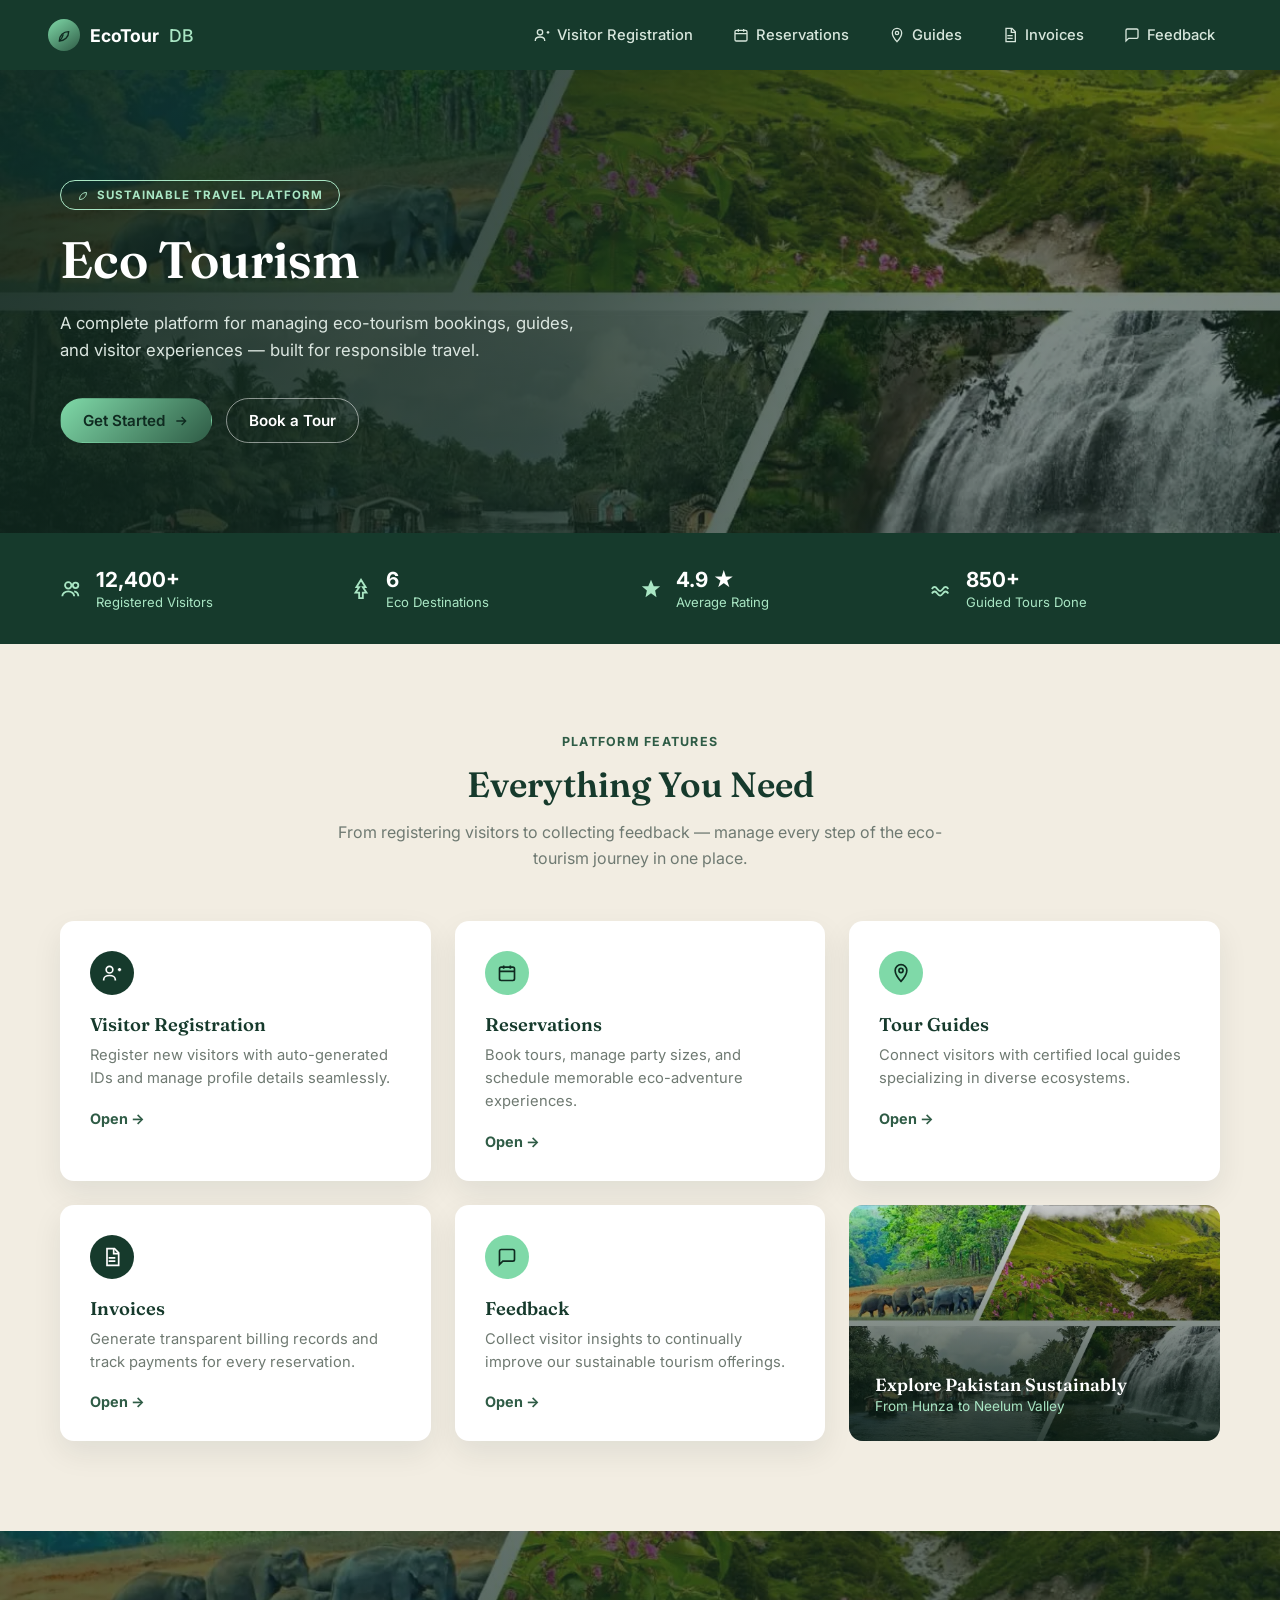
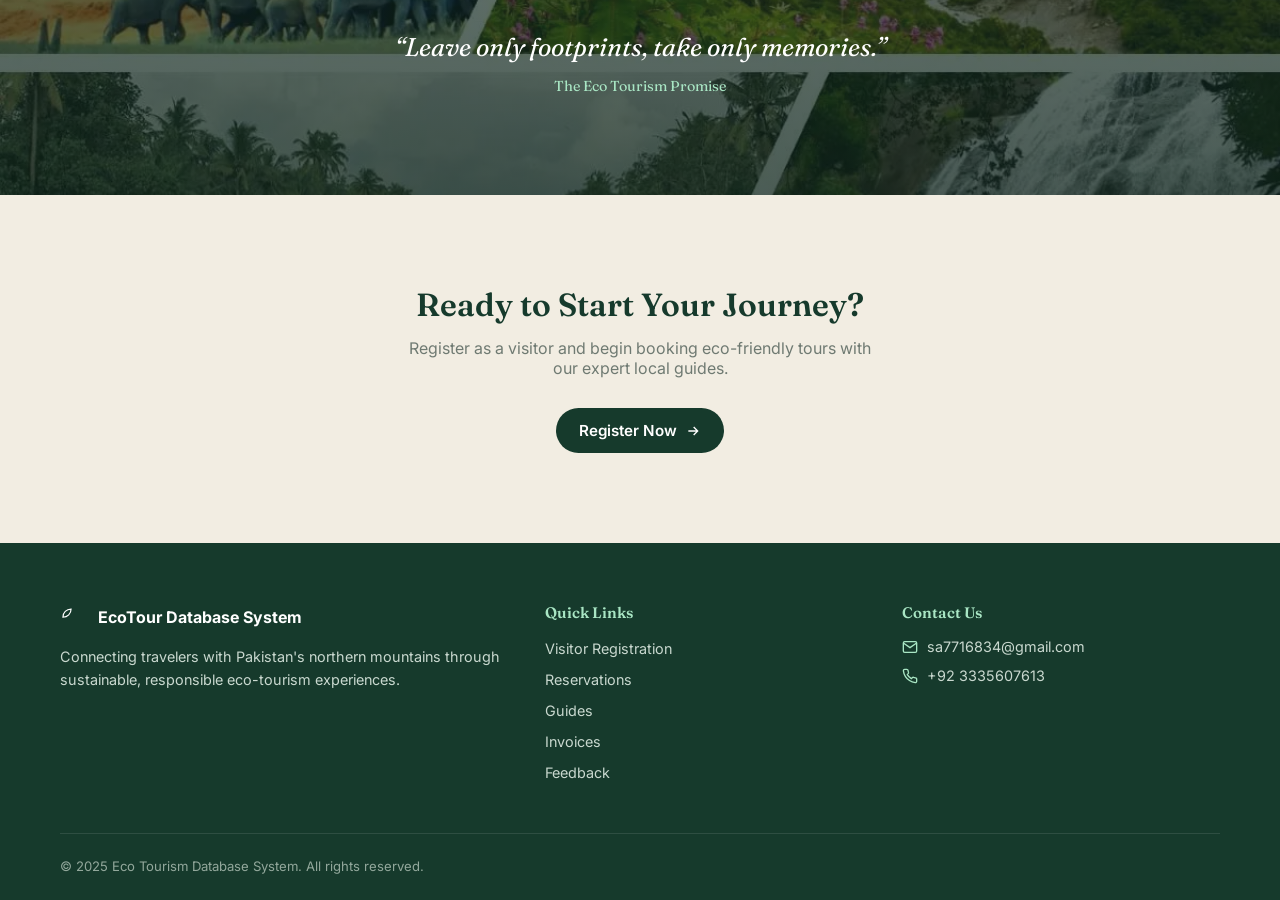
<file: index.html>
<!DOCTYPE html>
<html lang="en">
<head>
<meta charset="UTF-8">
<meta name="viewport" content="width=device-width, initial-scale=1.0">
<title>EcoTourDB — Eco Tourism</title>
<link rel="stylesheet" href="styles.css">
</head>
<body>

<!-- ===== Navbar ===== -->
<nav class="navbar">
  <a href="index.html" class="nav-logo">
    <span class="logo-mark">
      <svg width="16" height="16" viewBox="0 0 24 24" fill="none" stroke="currentColor" stroke-width="2"><path d="M5 21c0-8 6-14 14-14 0 8-6 14-14 14z"/><path d="M5 21c3-3 5-6 6-10"/></svg>
    </span>
    EcoTour<span class="db-suffix">DB</span>
  </a>
  <ul class="nav-links">
    <li><a href="visitor.html"><svg viewBox="0 0 24 24" fill="none" stroke="currentColor" stroke-width="2"><circle cx="9" cy="8" r="4"/><path d="M2 21v-1c0-3 3-5 7-5s7 2 7 5v1"/><path d="M19 8h4M21 6v4"/></svg>Visitor Registration</a></li>
    <li><a href="reservation.html"><svg viewBox="0 0 24 24" fill="none" stroke="currentColor" stroke-width="2"><rect x="3" y="5" width="18" height="16" rx="2"/><path d="M3 10h18M8 3v4M16 3v4"/></svg>Reservations</a></li>
    <li><a href="guides.html"><svg viewBox="0 0 24 24" fill="none" stroke="currentColor" stroke-width="2"><path d="M12 22s7-7.5 7-13a7 7 0 10-14 0c0 5.5 7 13 7 13z"/><circle cx="12" cy="9" r="2.5"/></svg>Guides</a></li>
    <li><a href="invoices.html"><svg viewBox="0 0 24 24" fill="none" stroke="currentColor" stroke-width="2"><path d="M6 2h9l5 5v15H6z"/><path d="M14 2v6h6M8 13h8M8 17h8"/></svg>Invoices</a></li>
    <li><a href="feedback.html"><svg viewBox="0 0 24 24" fill="none" stroke="currentColor" stroke-width="2"><path d="M21 15a2 2 0 01-2 2H7l-4 4V5a2 2 0 012-2h14a2 2 0 012 2z"/></svg>Feedback</a></li>
  </ul>
</nav>

<!-- ===== Hero ===== -->
<header class="hero" style="background-image:url('assets/Eco-Tourism.webp')">
  <div class="hero-content">
    <span class="badge-pill">
      <svg width="12" height="12" viewBox="0 0 24 24" fill="none" stroke="currentColor" stroke-width="2"><path d="M5 21c0-8 6-14 14-14 0 8-6 14-14 14z"/></svg>
      SUSTAINABLE TRAVEL PLATFORM
    </span>
    <h1>Eco Tourism<span class="mint-line">   </span></h1>
    <p class="lead">A complete platform for managing eco-tourism bookings, guides, and visitor experiences — built for responsible travel.</p>
    <div class="hero-actions">
      <a href="visitor.html" class="btn btn-solid-mint">Get Started
        <svg viewBox="0 0 24 24" fill="none" stroke="currentColor" stroke-width="2"><path d="M5 12h14M13 6l6 6-6 6"/></svg>
      </a>
      <a href="reservation.html" class="btn btn-outline-white">Book a Tour</a>
    </div>
  </div>
</header>

<!-- ===== Stats bar ===== -->
<section class="stats-bar">
  <div class="stat">
    <svg viewBox="0 0 24 24" fill="none" stroke="currentColor" stroke-width="2"><circle cx="9" cy="8" r="3.5"/><path d="M2.5 20c0-3 3-5.5 6.5-5.5s6.5 2.5 6.5 5.5"/><circle cx="17" cy="8" r="3"/><path d="M15.5 14.7c2.7.6 4.5 2.7 4.5 5.3"/></svg>
    <div><div class="stat-number">12,400+</div><div class="stat-label">Registered Visitors</div></div>
  </div>
  <div class="stat">
    <svg viewBox="0 0 24 24" fill="none" stroke="currentColor" stroke-width="2"><path d="M12 2l5 8h-3l4 6h-4v6h-4v-6H6l4-6H7z"/></svg>
    <div><div class="stat-number">6</div><div class="stat-label">Eco Destinations</div></div>
  </div>
  <div class="stat">
    <svg viewBox="0 0 24 24" fill="currentColor"><path d="M12 2l3 7h7l-5.5 4.5L18 21l-6-4.5L6 21l1.5-7.5L2 9h7z"/></svg>
    <div><div class="stat-number">4.9 ★</div><div class="stat-label">Average Rating</div></div>
  </div>
  <div class="stat">
    <svg viewBox="0 0 24 24" fill="none" stroke="currentColor" stroke-width="2"><path d="M2 12c2-3 4-3 6 0s4 3 6 0 4-3 6 0"/><path d="M2 17c2-3 4-3 6 0s4 3 6 0 4-3 6 0"/></svg>
    <div><div class="stat-number">850+</div><div class="stat-label">Guided Tours Done</div></div>
  </div>
</section>

<!-- ===== Features ===== -->
<section class="section section-cream">
  <div class="section-header">
    <span class="eyebrow">PLATFORM FEATURES</span>
    <h2>Everything You Need</h2>
    <p>From registering visitors to collecting feedback — manage every step of the eco-tourism journey in one place.</p>
  </div>
  <div class="feature-grid">
    <a href="visitor.html" class="feature-card">
      <div class="feature-icon icon-dark"><svg viewBox="0 0 24 24" fill="none" stroke="currentColor" stroke-width="2"><circle cx="9" cy="8" r="4"/><path d="M2 21v-1c0-3 3-5 7-5s7 2 7 5v1"/><path d="M19 8h4M21 6v4"/></svg></div>
      <h3>Visitor Registration</h3>
      <p>Register new visitors with auto-generated IDs and manage profile details seamlessly.</p>
      <span class="open-link">Open →</span>
    </a>
    <a href="reservation.html" class="feature-card">
      <div class="feature-icon icon-mint"><svg viewBox="0 0 24 24" fill="none" stroke="currentColor" stroke-width="2"><rect x="3" y="5" width="18" height="16" rx="2"/><path d="M3 10h18M8 3v4M16 3v4"/></svg></div>
      <h3>Reservations</h3>
      <p>Book tours, manage party sizes, and schedule memorable eco-adventure experiences.</p>
      <span class="open-link">Open →</span>
    </a>
    <a href="guides.html" class="feature-card">
      <div class="feature-icon icon-mint"><svg viewBox="0 0 24 24" fill="none" stroke="currentColor" stroke-width="2"><path d="M12 22s7-7.5 7-13a7 7 0 10-14 0c0 5.5 7 13 7 13z"/><circle cx="12" cy="9" r="2.5"/></svg></div>
      <h3>Tour Guides</h3>
      <p>Connect visitors with certified local guides specializing in diverse ecosystems.</p>
      <span class="open-link">Open →</span>
    </a>
    <a href="invoices.html" class="feature-card">
      <div class="feature-icon icon-dark"><svg viewBox="0 0 24 24" fill="none" stroke="currentColor" stroke-width="2"><path d="M6 2h9l5 5v15H6z"/><path d="M14 2v6h6M8 13h8M8 17h8"/></svg></div>
      <h3>Invoices</h3>
      <p>Generate transparent billing records and track payments for every reservation.</p>
      <span class="open-link">Open →</span>
    </a>
    <a href="feedback.html" class="feature-card">
      <div class="feature-icon icon-mint"><svg viewBox="0 0 24 24" fill="none" stroke="currentColor" stroke-width="2"><path d="M21 15a2 2 0 01-2 2H7l-4 4V5a2 2 0 012-2h14a2 2 0 012 2z"/></svg></div>
      <h3>Feedback</h3>
      <p>Collect visitor insights to continually improve our sustainable tourism offerings.</p>
      <span class="open-link">Open →</span>
    </a>
    <div class="feature-card-image" style="background-image:url('assets/Eco-Tourism.webp')">
      <div class="fci-content">
        <h3>Explore Pakistan Sustainably</h3>
        <span>From Hunza to Neelum Valley</span>
      </div>
    </div>
  </div>
</section>

<!-- ===== Quote banner ===== -->
<section class="quote-banner" style="background-image:url('assets/Eco-Tourism.webp')">
  <blockquote>
    “Leave only footprints, take only memories.”
    <span class="quote-caption">The Eco Tourism Promise</span>
  </blockquote>
</section>

<!-- ===== CTA ===== -->
<section class="cta-section section-cream">
  <h2>Ready to Start Your Journey?</h2>
  <p>Register as a visitor and begin booking eco-friendly tours with our expert local guides.</p>
  <a href="visitor.html" class="btn btn-solid-dark">Register Now
    <svg viewBox="0 0 24 24" fill="none" stroke="currentColor" stroke-width="2"><path d="M5 12h14M13 6l6 6-6 6"/></svg>
  </a>
</section>

<!-- ===== Footer ===== -->
<footer class="site-footer">
  <div class="footer-grid">
    <div class="footer-col">
      <div class="footer-brand">
        <span class="logo-mark" style="width:28px;height:28px;">
          <svg width="14" height="14" viewBox="0 0 24 24" fill="none" stroke="currentColor" stroke-width="2"><path d="M5 21c0-8 6-14 14-14 0 8-6 14-14 14z"/></svg>
        </span>
        EcoTour Database System
      </div>
      <p>Connecting travelers with Pakistan's northern mountains through sustainable, responsible eco-tourism experiences.</p>
    </div>
    <div class="footer-col">
      <h4>Quick Links</h4>
      <ul>
        <li><a href="visitor.html">Visitor Registration</a></li>
        <li><a href="reservation.html">Reservations</a></li>
        <li><a href="guides.html">Guides</a></li>
        <li><a href="invoices.html">Invoices</a></li>
        <li><a href="feedback.html">Feedback</a></li>
      </ul>
    </div>
    <div class="footer-col">
      <h4>Contact Us</h4>
      <div class="footer-contact-item"><svg viewBox="0 0 24 24" fill="none" stroke="currentColor" stroke-width="2"><rect x="2" y="4" width="20" height="16" rx="2"/><path d="M2 6l10 7 10-7"/></svg>sa7716834@gmail.com</div>
      <div class="footer-contact-item"><svg viewBox="0 0 24 24" fill="none" stroke="currentColor" stroke-width="2"><path d="M22 16.9v3a2 2 0 01-2.2 2 19.8 19.8 0 01-8.6-3.1 19.5 19.5 0 01-6-6A19.8 19.8 0 012.1 4.2 2 2 0 014.1 2h3a2 2 0 012 1.7c.1.9.3 1.8.6 2.7a2 2 0 01-.4 2.1L8 9.9a16 16 0 006 6l1.4-1.4a2 2 0 012.1-.4c.9.3 1.8.5 2.7.6a2 2 0 011.8 2.2z"/></svg>+92 3335607613</div>
    </div>
  </div>
  <div class="footer-bottom">
    <span>© 2025 Eco Tourism Database System. All rights reserved.</span>
  </div>
</footer>

</body>
</html>
</file>
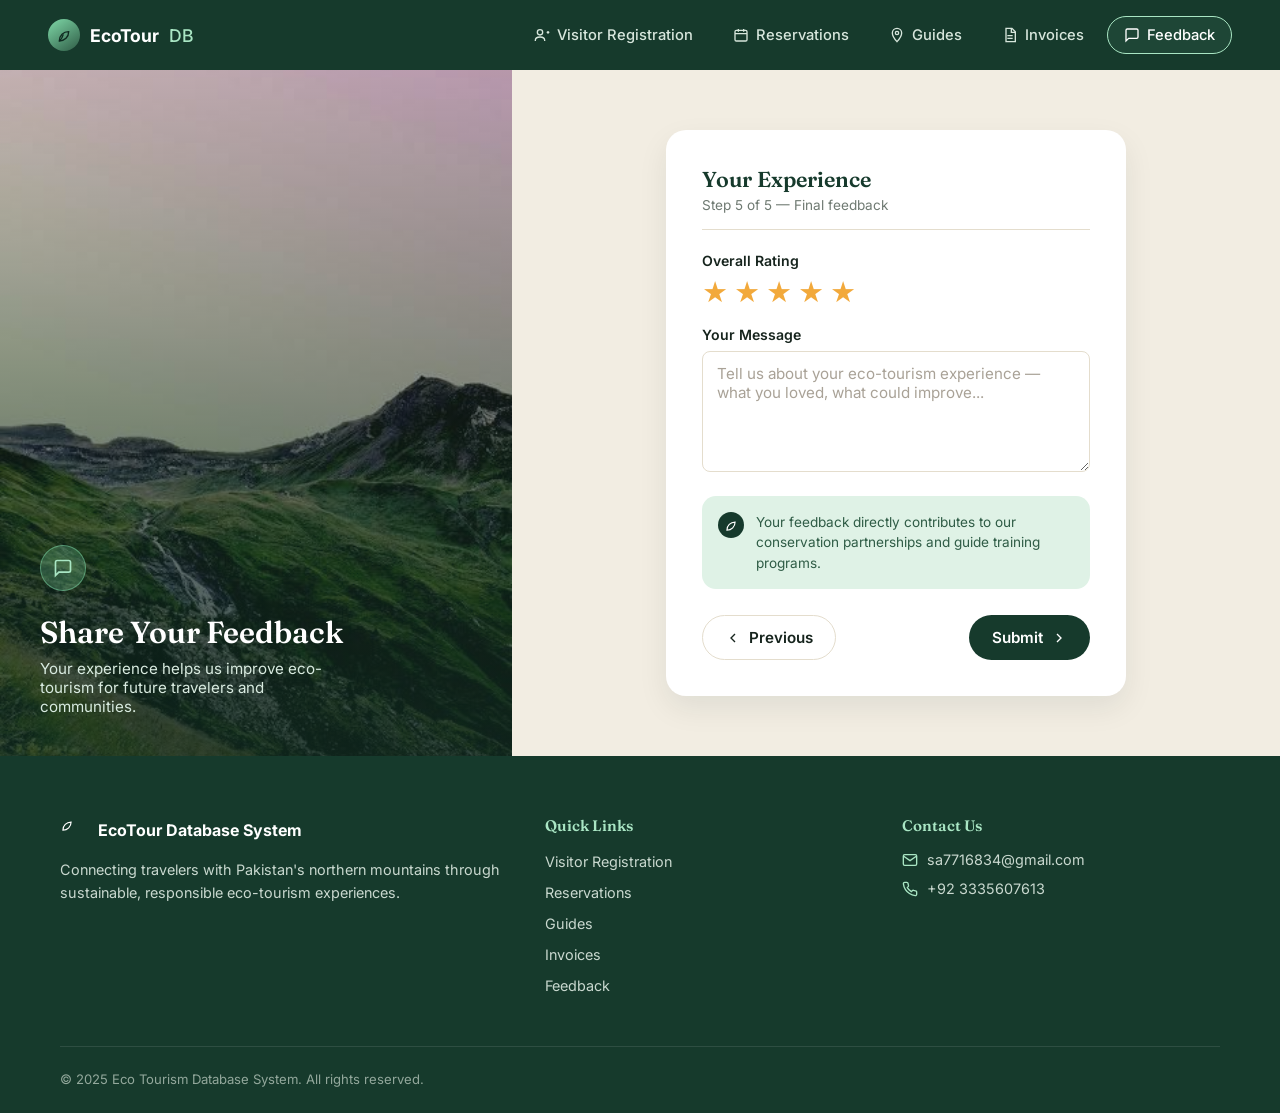
<file: feedback.html>
<!DOCTYPE html>
<html lang="en">
<head>
<meta charset="UTF-8">
<meta name="viewport" content="width=device-width, initial-scale=1.0">
<title>Feedback — EcoTourDB</title>
<link rel="stylesheet" href="styles.css">
</head>
<body>

<nav class="navbar">
  <a href="index.html" class="nav-logo">
    <span class="logo-mark"><svg width="16" height="16" viewBox="0 0 24 24" fill="none" stroke="currentColor" stroke-width="2"><path d="M5 21c0-8 6-14 14-14 0 8-6 14-14 14z"/><path d="M5 21c3-3 5-6 6-10"/></svg></span>
    EcoTour<span class="db-suffix">DB</span>
  </a>
  <ul class="nav-links">
    <li><a href="visitor.html"><svg viewBox="0 0 24 24" fill="none" stroke="currentColor" stroke-width="2"><circle cx="9" cy="8" r="4"/><path d="M2 21v-1c0-3 3-5 7-5s7 2 7 5v1"/><path d="M19 8h4M21 6v4"/></svg>Visitor Registration</a></li>
    <li><a href="reservation.html"><svg viewBox="0 0 24 24" fill="none" stroke="currentColor" stroke-width="2"><rect x="3" y="5" width="18" height="16" rx="2"/><path d="M3 10h18M8 3v4M16 3v4"/></svg>Reservations</a></li>
    <li><a href="guides.html"><svg viewBox="0 0 24 24" fill="none" stroke="currentColor" stroke-width="2"><path d="M12 22s7-7.5 7-13a7 7 0 10-14 0c0 5.5 7 13 7 13z"/><circle cx="12" cy="9" r="2.5"/></svg>Guides</a></li>
    <li><a href="invoices.html"><svg viewBox="0 0 24 24" fill="none" stroke="currentColor" stroke-width="2"><path d="M6 2h9l5 5v15H6z"/><path d="M14 2v6h6M8 13h8M8 17h8"/></svg>Invoices</a></li>
    <li><a href="feedback.html" class="active"><svg viewBox="0 0 24 24" fill="none" stroke="currentColor" stroke-width="2"><path d="M21 15a2 2 0 01-2 2H7l-4 4V5a2 2 0 012-2h14a2 2 0 012 2z"/></svg>Feedback</a></li>
  </ul>
</nav>

<div class="split-page">
  <div class="split-visual scene-hills" style="background-image:url('assets/images3.jpg')">
    <div class="visual-icon"><svg viewBox="0 0 24 24" fill="none" stroke="currentColor" stroke-width="2"><path d="M21 15a2 2 0 01-2 2H7l-4 4V5a2 2 0 012-2h14a2 2 0 012 2z"/></svg></div>
    <h1>Share Your Feedback</h1>
    <p>Your experience helps us improve eco-tourism for future travelers and communities.</p>
  </div>

  <div class="split-form">
    <div class="form-card">
      <div class="form-card-header">
        <h2>Your Experience</h2>
        <span class="step-label">Step 5 of 5 — Final feedback</span>
      </div>

      <form id="feedbackForm" onsubmit="handleSubmit(event)">
        <input type="hidden" id="feedbackID" name="feedbackID">
        <input type="hidden" id="visitorIDHidden" name="visitorID">
        <input type="hidden" id="ratingValue" value="5">

        <div class="field">
          <label>Overall Rating</label>
          <div class="star-rating" id="starRating">
            <span class="star filled" data-value="1">★</span>
            <span class="star filled" data-value="2">★</span>
            <span class="star filled" data-value="3">★</span>
            <span class="star filled" data-value="4">★</span>
            <span class="star filled" data-value="5">★</span>
          </div>
        </div>

        <div class="field">
          <label for="message">Your Message</label>
          <textarea id="message" name="message" rows="5" placeholder="Tell us about your eco-tourism experience — what you loved, what could improve..." required></textarea>
        </div>

        <div class="info-box">
          <div class="info-icon"><svg viewBox="0 0 24 24" fill="none" stroke="currentColor" stroke-width="2"><path d="M5 21c0-8 6-14 14-14 0 8-6 14-14 14z"/></svg></div>
          <p>Your feedback directly contributes to our conservation partnerships and guide training programs.</p>
        </div>

        <div class="form-actions">
          <a href="invoices.html" class="btn btn-outline-dark">
            <svg viewBox="0 0 24 24" fill="none" stroke="currentColor" stroke-width="2"><path d="M15 6l-6 6 6 6"/></svg>
            Previous
          </a>
          <button type="submit" class="btn btn-solid-dark">
            Submit
            <svg viewBox="0 0 24 24" fill="none" stroke="currentColor" stroke-width="2"><path d="M9 6l6 6-6 6"/></svg>
          </button>
        </div>
      </form>
    </div>
  </div>
</div>

<footer class="site-footer">
  <div class="footer-grid">
    <div class="footer-col">
      <div class="footer-brand">
        <span class="logo-mark" style="width:28px;height:28px;"><svg width="14" height="14" viewBox="0 0 24 24" fill="none" stroke="currentColor" stroke-width="2"><path d="M5 21c0-8 6-14 14-14 0 8-6 14-14 14z"/></svg></span>
        EcoTour Database System
      </div>
      <p>Connecting travelers with Pakistan's northern mountains through sustainable, responsible eco-tourism experiences.</p>
    </div>
    <div class="footer-col">
      <h4>Quick Links</h4>
      <ul>
        <li><a href="visitor.html">Visitor Registration</a></li>
        <li><a href="reservation.html">Reservations</a></li>
        <li><a href="guides.html">Guides</a></li>
        <li><a href="invoices.html">Invoices</a></li>
        <li><a href="feedback.html">Feedback</a></li>
      </ul>
    </div>
    <div class="footer-col">
      <h4>Contact Us</h4>
      <div class="footer-contact-item"><svg viewBox="0 0 24 24" fill="none" stroke="currentColor" stroke-width="2"><rect x="2" y="4" width="20" height="16" rx="2"/><path d="M2 6l10 7 10-7"/></svg>sa7716834@gmail.com</div>
      <div class="footer-contact-item"><svg viewBox="0 0 24 24" fill="none" stroke="currentColor" stroke-width="2"><path d="M22 16.9v3a2 2 0 01-2.2 2 19.8 19.8 0 01-8.6-3.1 19.5 19.5 0 01-6-6A19.8 19.8 0 012.1 4.2 2 2 0 014.1 2h3a2 2 0 012 1.7c.1.9.3 1.8.6 2.7a2 2 0 01-.4 2.1L8 9.9a16 16 0 006 6l1.4-1.4a2 2 0 012.1-.4c.9.3 1.8.5 2.7.6a2 2 0 011.8 2.2z"/></svg>+92 3335607613</div>
    </div>
  </div>
  <div class="footer-bottom">
    <span>© 2025 Eco Tourism Database System. All rights reserved.</span>
  </div>
</footer>

<script>
  function generateRandomID(prefix = '') {
    return prefix + Math.random().toString(36).substring(2, 8).toUpperCase();
  }

  document.getElementById("feedbackID").value = generateRandomID("FB-");
  document.getElementById("visitorIDHidden").value = sessionStorage.getItem('visitorID') || generateRandomID("VIS-");

  // Interactive star rating
  const stars = document.querySelectorAll('#starRating .star');
  const ratingInput = document.getElementById('ratingValue');

  function paintStars(value) {
    stars.forEach(s => {
      s.classList.toggle('filled', Number(s.dataset.value) <= value);
    });
  }

  stars.forEach(star => {
    star.addEventListener('click', () => {
      ratingInput.value = star.dataset.value;
      paintStars(Number(star.dataset.value));
    });
    star.addEventListener('mouseenter', () => paintStars(Number(star.dataset.value)));
  });
  document.getElementById('starRating').addEventListener('mouseleave', () => paintStars(Number(ratingInput.value)));

  function handleSubmit(event) {
    event.preventDefault();
    const feedbackID = document.getElementById("feedbackID").value;
    const visitorID = document.getElementById("visitorIDHidden").value;
    const rating = ratingInput.value;
    const message = event.target.message.value;

    sessionStorage.setItem('feedbackID', feedbackID);
    sessionStorage.setItem('feedbackRating', rating);
    sessionStorage.setItem('feedbackMessage', message);

    window.location.href = 'thankyou.html';
  }
</script>

</body>
</html>
</file>
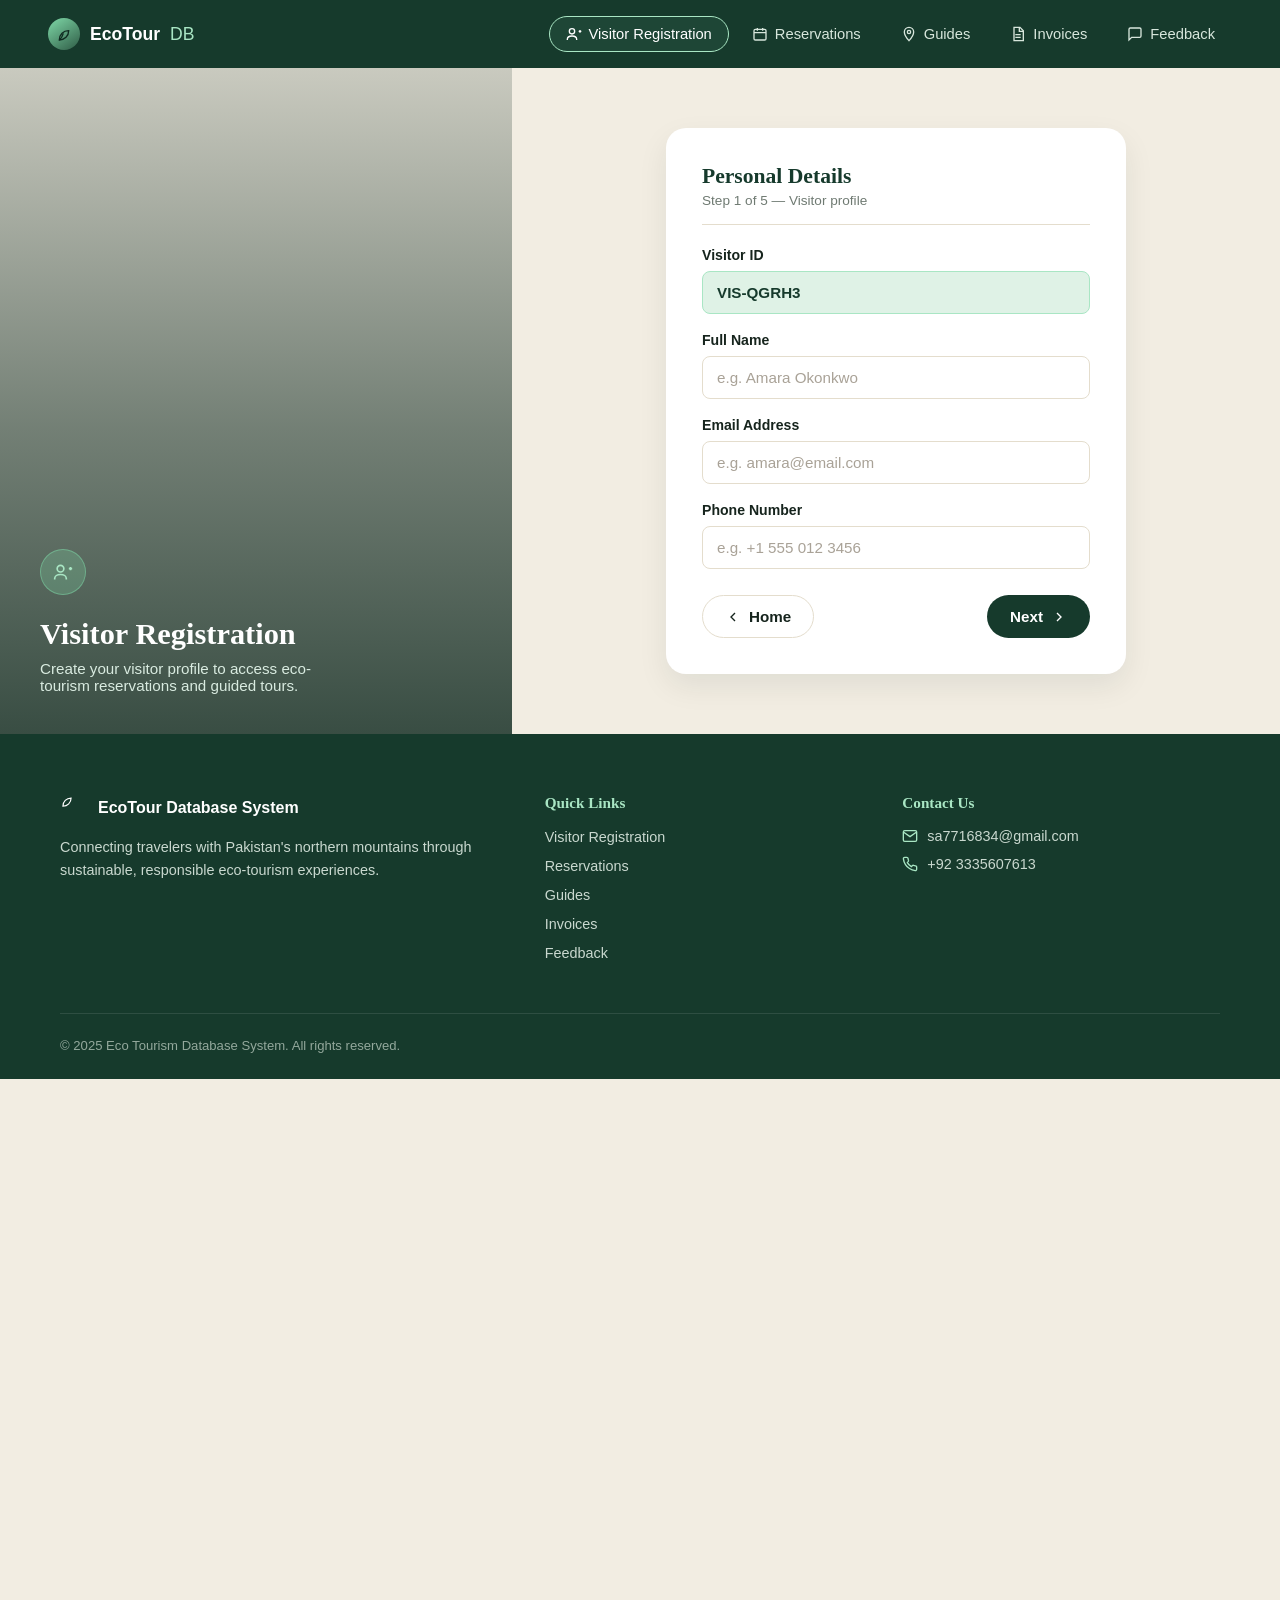
<file: guides.html>
<!DOCTYPE html>
<html lang="en">
<head>
<meta charset="UTF-8">
<meta name="viewport" content="width=device-width, initial-scale=1.0">
<title>Tour Guides — EcoTourDB</title>
<link rel="stylesheet" href="styles.css">
</head>
<body>

<nav class="navbar">
  <a href="index.html" class="nav-logo">
    <span class="logo-mark"><svg width="16" height="16" viewBox="0 0 24 24" fill="none" stroke="currentColor" stroke-width="2"><path d="M5 21c0-8 6-14 14-14 0 8-6 14-14 14z"/><path d="M5 21c3-3 5-6 6-10"/></svg></span>
    EcoTour<span class="db-suffix">DB</span>
  </a>
  <ul class="nav-links">
    <li><a href="visitor.html"><svg viewBox="0 0 24 24" fill="none" stroke="currentColor" stroke-width="2"><circle cx="9" cy="8" r="4"/><path d="M2 21v-1c0-3 3-5 7-5s7 2 7 5v1"/><path d="M19 8h4M21 6v4"/></svg>Visitor Registration</a></li>
    <li><a href="reservation.html"><svg viewBox="0 0 24 24" fill="none" stroke="currentColor" stroke-width="2"><rect x="3" y="5" width="18" height="16" rx="2"/><path d="M3 10h18M8 3v4M16 3v4"/></svg>Reservations</a></li>
    <li><a href="guides.html" class="active"><svg viewBox="0 0 24 24" fill="none" stroke="currentColor" stroke-width="2"><path d="M12 22s7-7.5 7-13a7 7 0 10-14 0c0 5.5 7 13 7 13z"/><circle cx="12" cy="9" r="2.5"/></svg>Guides</a></li>
    <li><a href="invoices.html"><svg viewBox="0 0 24 24" fill="none" stroke="currentColor" stroke-width="2"><path d="M6 2h9l5 5v15H6z"/><path d="M14 2v6h6M8 13h8M8 17h8"/></svg>Invoices</a></li>
    <li><a href="feedback.html"><svg viewBox="0 0 24 24" fill="none" stroke="currentColor" stroke-width="2"><path d="M21 15a2 2 0 01-2 2H7l-4 4V5a2 2 0 012-2h14a2 2 0 012 2z"/></svg>Feedback</a></li>
  </ul>
</nav>

<div class="split-page">
  <div class="split-visual scene-path" style="background-image:url('assets/images2.jpg')">
    <div class="visual-icon"><svg viewBox="0 0 24 24" fill="none" stroke="currentColor" stroke-width="2"><path d="M12 22s7-7.5 7-13a7 7 0 10-14 0c0 5.5 7 13 7 13z"/><circle cx="12" cy="9" r="2.5"/></svg></div>
    <h1>Tour Guide Assignment</h1>
    <p>Add your tour guide details and match visitors with certified local experts.</p>
  </div>

  <div class="split-form">
    <div class="form-card">
      <div class="form-card-header">
        <h2>Guide Information</h2>
        <span class="step-label">Step 3 of 5 — Guide profile</span>
      </div>

      <form id="guideForm" onsubmit="submitForm(event)">
        <input type="hidden" id="guideID" name="guideID">
        <div class="field">
          <label for="matchedDestination">Matched For Destination</label>
          <input type="text" id="matchedDestination" class="readonly-field" readonly>
        </div>
        <div class="field">
          <label for="guideName">Guide Name</label>
          <input type="text" id="guideName" class="readonly-field" readonly>
        </div>
        <div class="field">
          <label for="expertise">Expertise / Specialization</label>
          <input type="text" id="expertise" class="readonly-field" readonly>
        </div>
        <div class="field">
          <label for="contactInfo">Contact Info</label>
          <input type="text" id="contactInfo" class="readonly-field" readonly>
        </div>

        <div class="info-box">
          <div class="info-icon"><svg viewBox="0 0 24 24" fill="none" stroke="currentColor" stroke-width="2.5"><path d="M20 6L9 17l-5-5"/></svg></div>
          <div>
            <strong>Automatically matched for you</strong>
            <p>This guide was selected from our Certified Eco Guides Network based on your chosen destination's ecosystem.</p>
          </div>
        </div>

        <div class="form-actions">
          <a href="reservation.html" class="btn btn-outline-dark">
            <svg viewBox="0 0 24 24" fill="none" stroke="currentColor" stroke-width="2"><path d="M15 6l-6 6 6 6"/></svg>
            Previous
          </a>
          <button type="submit" class="btn btn-solid-dark">
            Next
            <svg viewBox="0 0 24 24" fill="none" stroke="currentColor" stroke-width="2"><path d="M9 6l6 6-6 6"/></svg>
          </button>
        </div>
      </form>
    </div>
  </div>
</div>

<footer class="site-footer">
  <div class="footer-grid">
    <div class="footer-col">
      <div class="footer-brand">
        <span class="logo-mark" style="width:28px;height:28px;"><svg width="14" height="14" viewBox="0 0 24 24" fill="none" stroke="currentColor" stroke-width="2"><path d="M5 21c0-8 6-14 14-14 0 8-6 14-14 14z"/></svg></span>
        EcoTour Database System
      </div>
      <p>Connecting travelers with Pakistan's northern mountains through sustainable, responsible eco-tourism experiences.</p>
    </div>
    <div class="footer-col">
      <h4>Quick Links</h4>
      <ul>
        <li><a href="visitor.html">Visitor Registration</a></li>
        <li><a href="reservation.html">Reservations</a></li>
        <li><a href="guides.html">Guides</a></li>
        <li><a href="invoices.html">Invoices</a></li>
        <li><a href="feedback.html">Feedback</a></li>
      </ul>
    </div>
    <div class="footer-col">
      <h4>Contact Us</h4>
      <div class="footer-contact-item"><svg viewBox="0 0 24 24" fill="none" stroke="currentColor" stroke-width="2"><rect x="2" y="4" width="20" height="16" rx="2"/><path d="M2 6l10 7 10-7"/></svg>sa7716834@gmail.com</div>
      <div class="footer-contact-item"><svg viewBox="0 0 24 24" fill="none" stroke="currentColor" stroke-width="2"><path d="M22 16.9v3a2 2 0 01-2.2 2 19.8 19.8 0 01-8.6-3.1 19.5 19.5 0 01-6-6A19.8 19.8 0 012.1 4.2 2 2 0 014.1 2h3a2 2 0 012 1.7c.1.9.3 1.8.6 2.7a2 2 0 01-.4 2.1L8 9.9a16 16 0 006 6l1.4-1.4a2 2 0 012.1-.4c.9.3 1.8.5 2.7.6a2 2 0 011.8 2.2z"/></svg>+92 3335607613</div>
    </div>
  </div>
  <div class="footer-bottom">
    <span>© 2025 Eco Tourism Database System. All rights reserved.</span>
  </div>
</footer>

<script src="assets/data.js"></script>
<script>
  const guideID = 'GUIDE-' + Math.random().toString(36).substring(2, 7).toUpperCase();
  document.getElementById('guideID').value = guideID;

  let matchedGuide = null;

  window.onload = () => {
    const destinationKey = sessionStorage.getItem('destinationKey');
    const destinationLabel = sessionStorage.getItem('destinationLabel');

    if (!destinationKey) {
      alert("No destination found. Please start from Reservation.");
      window.location.href = 'reservation.html';
      return;
    }

    document.getElementById('matchedDestination').value = destinationLabel;

    const candidates = findGuidesFor(destinationKey);
    matchedGuide = candidates.length ? pickRandom(candidates) : pickRandom(GUIDES);

    document.getElementById('guideName').value = matchedGuide.name;
    document.getElementById('expertise').value = matchedGuide.expertise;
    document.getElementById('contactInfo').value = matchedGuide.contact;
  };

  function submitForm(e) {
    e.preventDefault();
    sessionStorage.setItem('guideID', guideID);
    sessionStorage.setItem('guideName', matchedGuide.name);
    sessionStorage.setItem('guideFee', matchedGuide.fee);
    window.location.href = 'invoices.html';
  }
</script>

</body>
</html>
</file>
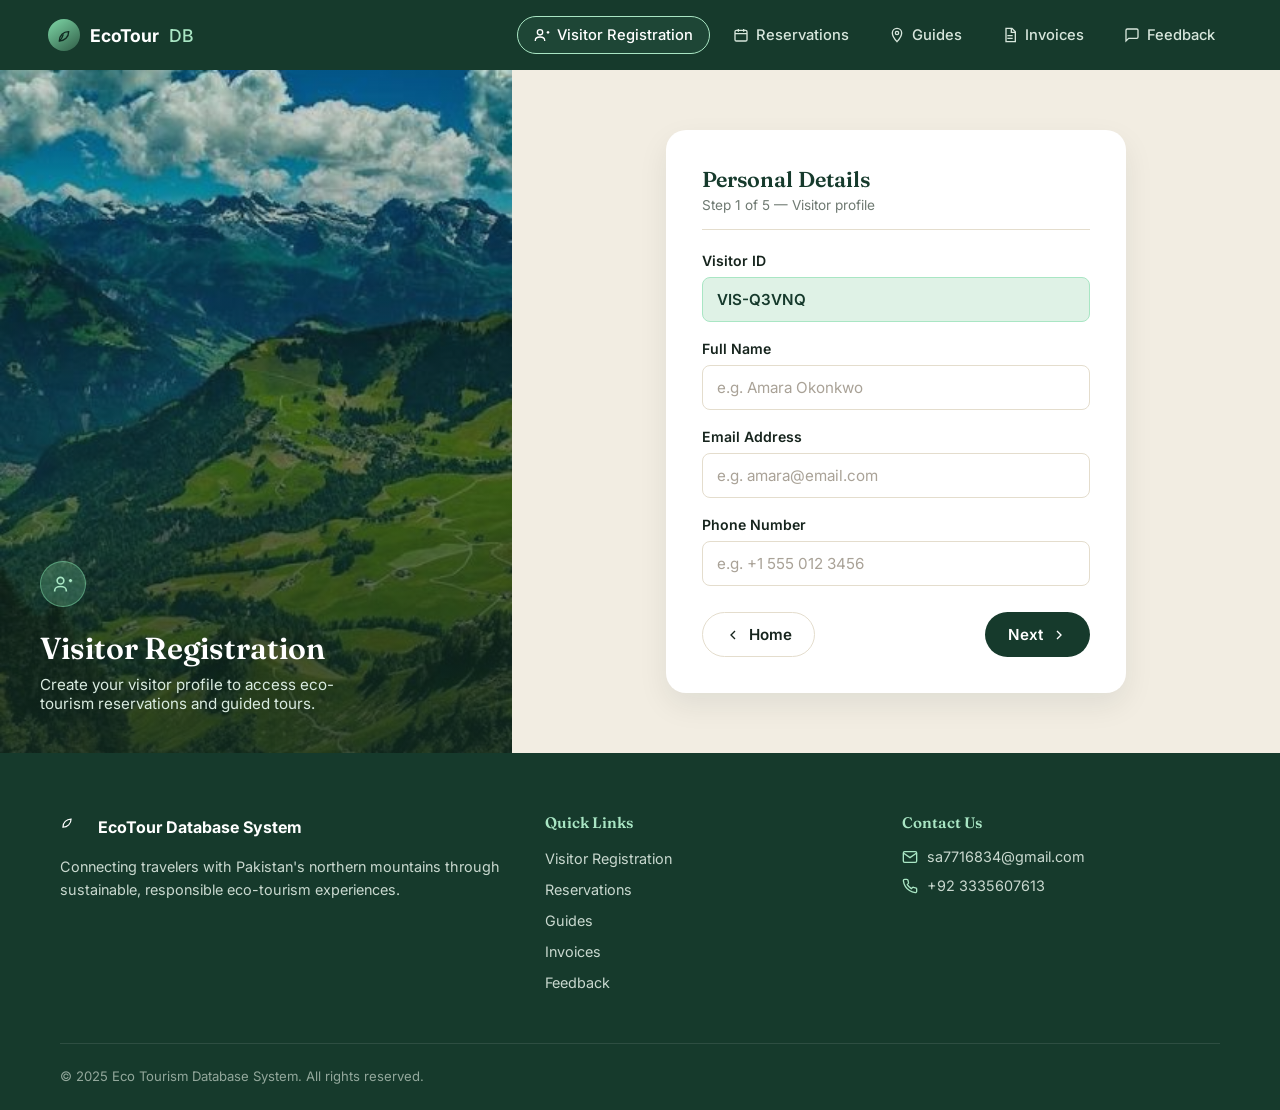
<file: invoices.html>
<!DOCTYPE html>
<html lang="en">
<head>
<meta charset="UTF-8">
<meta name="viewport" content="width=device-width, initial-scale=1.0">
<title>Invoice & Billing — EcoTourDB</title>
<link rel="stylesheet" href="styles.css">
</head>
<body>

<nav class="navbar">
  <a href="index.html" class="nav-logo">
    <span class="logo-mark"><svg width="16" height="16" viewBox="0 0 24 24" fill="none" stroke="currentColor" stroke-width="2"><path d="M5 21c0-8 6-14 14-14 0 8-6 14-14 14z"/><path d="M5 21c3-3 5-6 6-10"/></svg></span>
    EcoTour<span class="db-suffix">DB</span>
  </a>
  <ul class="nav-links">
    <li><a href="visitor.html"><svg viewBox="0 0 24 24" fill="none" stroke="currentColor" stroke-width="2"><circle cx="9" cy="8" r="4"/><path d="M2 21v-1c0-3 3-5 7-5s7 2 7 5v1"/><path d="M19 8h4M21 6v4"/></svg>Visitor Registration</a></li>
    <li><a href="reservation.html"><svg viewBox="0 0 24 24" fill="none" stroke="currentColor" stroke-width="2"><rect x="3" y="5" width="18" height="16" rx="2"/><path d="M3 10h18M8 3v4M16 3v4"/></svg>Reservations</a></li>
    <li><a href="guides.html"><svg viewBox="0 0 24 24" fill="none" stroke="currentColor" stroke-width="2"><path d="M12 22s7-7.5 7-13a7 7 0 10-14 0c0 5.5 7 13 7 13z"/><circle cx="12" cy="9" r="2.5"/></svg>Guides</a></li>
    <li><a href="invoices.html" class="active"><svg viewBox="0 0 24 24" fill="none" stroke="currentColor" stroke-width="2"><path d="M6 2h9l5 5v15H6z"/><path d="M14 2v6h6M8 13h8M8 17h8"/></svg>Invoices</a></li>
    <li><a href="feedback.html"><svg viewBox="0 0 24 24" fill="none" stroke="currentColor" stroke-width="2"><path d="M21 15a2 2 0 01-2 2H7l-4 4V5a2 2 0 012-2h14a2 2 0 012 2z"/></svg>Feedback</a></li>
  </ul>
</nav>

<div class="split-page">
  <div class="split-visual scene-water" style="background-image:url('assets/images5.jpg')">
    <div class="visual-icon"><svg viewBox="0 0 24 24" fill="none" stroke="currentColor" stroke-width="2"><path d="M6 2h9l5 5v15H6z"/><path d="M14 2v6h6M8 13h8M8 17h8"/></svg></div>
    <h1>Invoice & Billing</h1>
    <p>Review and confirm your booking amount to finalize the reservation.</p>
  </div>

  <div class="split-form">
    <div class="form-card">
      <div class="form-card-header">
        <h2>Invoice Details</h2>
        <span class="step-label">Step 4 of 5 — Billing summary</span>
      </div>

      <form id="invoiceForm" onsubmit="submitForm(event)">
        <input type="hidden" id="invoiceID" name="invoiceID">
        <div class="field">
          <label for="reservationID">Reservation ID</label>
          <input type="text" id="reservationID" class="readonly-field" readonly required>
        </div>
        <div class="field field-amount">
          <label for="amount">Amount (PKR)</label>
          <span class="currency-prefix">Rs</span>
          <input type="text" id="amount" class="readonly-field" style="padding-left:38px" readonly>
        </div>
        <div class="field">
          <label for="invoiceDate">Invoice Date</label>
          <input type="date" id="invoiceDate" required>
        </div>

        <div class="info-box" id="breakdownBox">
          <div class="info-icon"><svg viewBox="0 0 24 24" fill="none" stroke="currentColor" stroke-width="2"><path d="M6 2h9l5 5v15H6z"/><path d="M14 2v6h6M8 13h8M8 17h8"/></svg></div>
          <div>
            <strong>Billing breakdown</strong>
            <p id="breakdownText">Calculating...</p>
          </div>
        </div>

        <div class="form-actions">
          <a href="guides.html" class="btn btn-outline-dark">
            <svg viewBox="0 0 24 24" fill="none" stroke="currentColor" stroke-width="2"><path d="M15 6l-6 6 6 6"/></svg>
            Previous
          </a>
          <button type="submit" class="btn btn-solid-dark">
            Next
            <svg viewBox="0 0 24 24" fill="none" stroke="currentColor" stroke-width="2"><path d="M9 6l6 6-6 6"/></svg>
          </button>
        </div>
      </form>
    </div>
  </div>
</div>

<footer class="site-footer">
  <div class="footer-grid">
    <div class="footer-col">
      <div class="footer-brand">
        <span class="logo-mark" style="width:28px;height:28px;"><svg width="14" height="14" viewBox="0 0 24 24" fill="none" stroke="currentColor" stroke-width="2"><path d="M5 21c0-8 6-14 14-14 0 8-6 14-14 14z"/></svg></span>
        EcoTour Database System
      </div>
      <p>Connecting travelers with Pakistan's northern mountains through sustainable, responsible eco-tourism experiences.</p>
    </div>
    <div class="footer-col">
      <h4>Quick Links</h4>
      <ul>
        <li><a href="visitor.html">Visitor Registration</a></li>
        <li><a href="reservation.html">Reservations</a></li>
        <li><a href="guides.html">Guides</a></li>
        <li><a href="invoices.html">Invoices</a></li>
        <li><a href="feedback.html">Feedback</a></li>
      </ul>
    </div>
    <div class="footer-col">
      <h4>Contact Us</h4>
      <div class="footer-contact-item"><svg viewBox="0 0 24 24" fill="none" stroke="currentColor" stroke-width="2"><rect x="2" y="4" width="20" height="16" rx="2"/><path d="M2 6l10 7 10-7"/></svg>sa7716834@gmail.com</div>
      <div class="footer-contact-item"><svg viewBox="0 0 24 24" fill="none" stroke="currentColor" stroke-width="2"><path d="M22 16.9v3a2 2 0 01-2.2 2 19.8 19.8 0 01-8.6-3.1 19.5 19.5 0 01-6-6A19.8 19.8 0 012.1 4.2 2 2 0 014.1 2h3a2 2 0 012 1.7c.1.9.3 1.8.6 2.7a2 2 0 01-.4 2.1L8 9.9a16 16 0 006 6l1.4-1.4a2 2 0 012.1-.4c.9.3 1.8.5 2.7.6a2 2 0 011.8 2.2z"/></svg>+92 3335607613</div>
    </div>
  </div>
  <div class="footer-bottom">
    <span>© 2025 Eco Tourism Database System. All rights reserved.</span>
  </div>
</footer>

<script src="assets/data.js"></script>
<script>
  let computedAmount = 0;

  window.onload = () => {
    const reservationID = sessionStorage.getItem('reservationID');
    if (reservationID) {
      document.getElementById('reservationID').value = reservationID;
    } else {
      alert("Reservation ID not found. Please start from Visitor Registration.");
      window.location.href = 'visitor.html';
    }
    const invoiceID = 'INV-' + Math.random().toString(36).substring(2, 7).toUpperCase();
    document.getElementById('invoiceID').value = invoiceID;

    document.getElementById('invoiceDate').value = new Date().toISOString().split('T')[0];

    const destinationKey = sessionStorage.getItem('destinationKey');
    const peopleCount = Number(sessionStorage.getItem('peopleCount')) || 1;
    const guideFee = Number(sessionStorage.getItem('guideFee')) || 0;
    const guideName = sessionStorage.getItem('guideName') || 'your guide';
    const destination = findDestination(destinationKey);

    if (destination) {
      const destinationCost = destination.price * peopleCount;
      computedAmount = destinationCost + guideFee;

      const fmt = (n) => 'Rs ' + n.toLocaleString('en-PK');

      document.getElementById('amount').value = fmt(computedAmount);
      document.getElementById('breakdownText').textContent =
        `${destination.label}: Rs ${destination.price.toLocaleString('en-PK')} × ${peopleCount} = ${fmt(destinationCost)}, plus ${guideName}'s guide fee (Rs ${guideFee.toLocaleString('en-PK')}) = ${fmt(computedAmount)} total.`;
    } else {
      document.getElementById('amount').value = 'Rs 0';
      document.getElementById('breakdownText').textContent = 'No destination found — please complete the Reservation step first.';
    }
  };

  function submitForm(e) {
    e.preventDefault();
    const invoiceID = document.getElementById('invoiceID').value;
    sessionStorage.setItem('invoiceID', invoiceID);
    sessionStorage.setItem('invoiceAmount', computedAmount);
    window.location.href = 'feedback.html';
  }
</script>

</body>
</html>
</file>
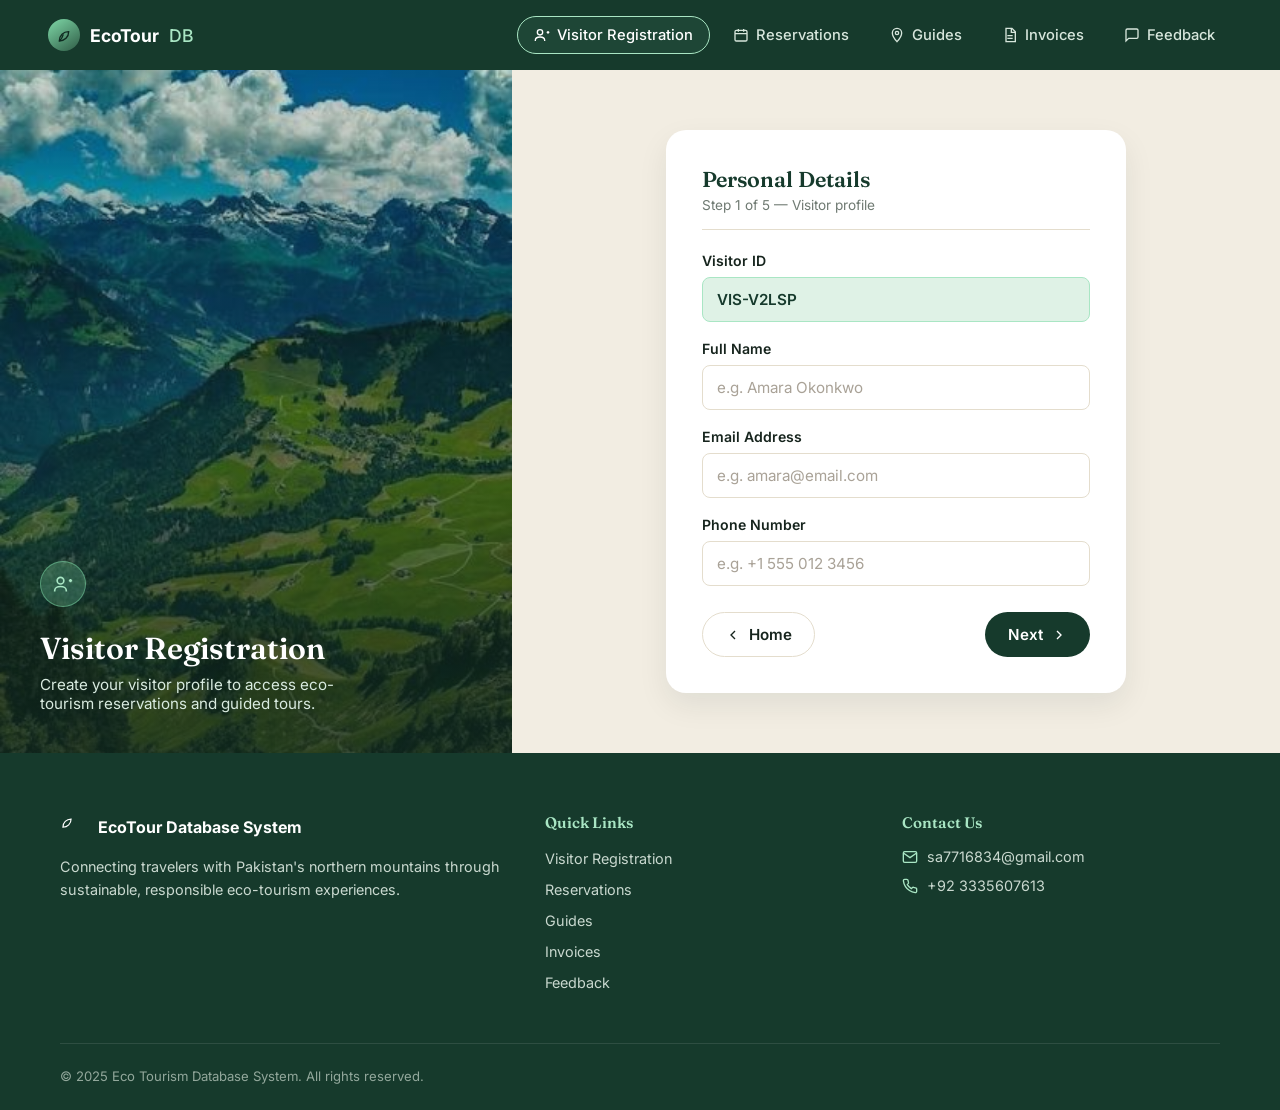
<file: reservation.html>
<!DOCTYPE html>
<html lang="en">
<head>
<meta charset="UTF-8">
<meta name="viewport" content="width=device-width, initial-scale=1.0">
<title>Reservations — EcoTourDB</title>
<link rel="stylesheet" href="styles.css">
</head>
<body>

<nav class="navbar">
  <a href="index.html" class="nav-logo">
    <span class="logo-mark"><svg width="16" height="16" viewBox="0 0 24 24" fill="none" stroke="currentColor" stroke-width="2"><path d="M5 21c0-8 6-14 14-14 0 8-6 14-14 14z"/><path d="M5 21c3-3 5-6 6-10"/></svg></span>
    EcoTour<span class="db-suffix">DB</span>
  </a>
  <ul class="nav-links">
    <li><a href="visitor.html"><svg viewBox="0 0 24 24" fill="none" stroke="currentColor" stroke-width="2"><circle cx="9" cy="8" r="4"/><path d="M2 21v-1c0-3 3-5 7-5s7 2 7 5v1"/><path d="M19 8h4M21 6v4"/></svg>Visitor Registration</a></li>
    <li><a href="reservation.html" class="active"><svg viewBox="0 0 24 24" fill="none" stroke="currentColor" stroke-width="2"><rect x="3" y="5" width="18" height="16" rx="2"/><path d="M3 10h18M8 3v4M16 3v4"/></svg>Reservations</a></li>
    <li><a href="guides.html"><svg viewBox="0 0 24 24" fill="none" stroke="currentColor" stroke-width="2"><path d="M12 22s7-7.5 7-13a7 7 0 10-14 0c0 5.5 7 13 7 13z"/><circle cx="12" cy="9" r="2.5"/></svg>Guides</a></li>
    <li><a href="invoices.html"><svg viewBox="0 0 24 24" fill="none" stroke="currentColor" stroke-width="2"><path d="M6 2h9l5 5v15H6z"/><path d="M14 2v6h6M8 13h8M8 17h8"/></svg>Invoices</a></li>
    <li><a href="feedback.html"><svg viewBox="0 0 24 24" fill="none" stroke="currentColor" stroke-width="2"><path d="M21 15a2 2 0 01-2 2H7l-4 4V5a2 2 0 012-2h14a2 2 0 012 2z"/></svg>Feedback</a></li>
  </ul>
</nav>

<div class="split-page">
  <div class="split-visual scene-mountains" style="background-image:url('assets/images1.jpg')">
    <div class="visual-icon"><svg viewBox="0 0 24 24" fill="none" stroke="currentColor" stroke-width="2"><rect x="3" y="5" width="18" height="16" rx="2"/><path d="M3 10h18M8 3v4M16 3v4"/></svg></div>
    <h1>Book a Reservation</h1>
    <p>Choose your tour date and party size for an unforgettable eco-adventure.</p>
  </div>

  <div class="split-form">
    <div class="form-card">
      <div class="form-card-header">
        <h2>Booking Details</h2>
        <span class="step-label">Step 2 of 5 — Reservation info</span>
      </div>

      <form id="reservationForm" onsubmit="submitForm(event)">
        <input type="hidden" id="reservationID">
        <div class="field">
          <label for="visitorID">Visitor ID</label>
          <input type="text" id="visitorID" class="readonly-field" readonly>
        </div>
        <div class="field">
          <label for="bookingDate">Booking Date</label>
          <input type="date" id="bookingDate" required>
        </div>
        <div class="field">
          <label for="peopleCount">Number of People</label>
          <input type="number" id="peopleCount" min="1" placeholder="e.g. 4" required>
        </div>
        <div class="field">
          <label for="destination">Destination</label>
          <select id="destination" required>
            <option value="" disabled selected>Select a destination</option>
          </select>
        </div>

        <div class="info-box">
          <div class="info-icon"><svg viewBox="0 0 24 24" fill="none" stroke="currentColor" stroke-width="2"><path d="M12 22s7-7.5 7-13a7 7 0 10-14 0c0 5.5 7 13 7 13z"/><circle cx="12" cy="9" r="2.5"/></svg></div>
          <div>
            <strong>Automatic guide matching</strong>
            <p>Once you pick a destination, we'll match you with a certified guide who specializes in that ecosystem — no need to search manually.</p>
          </div>
        </div>

        <div class="form-actions">
          <a href="visitor.html" class="btn btn-outline-dark">
            <svg viewBox="0 0 24 24" fill="none" stroke="currentColor" stroke-width="2"><path d="M15 6l-6 6 6 6"/></svg>
            Previous
          </a>
          <button type="submit" class="btn btn-solid-dark">
            Next
            <svg viewBox="0 0 24 24" fill="none" stroke="currentColor" stroke-width="2"><path d="M9 6l6 6-6 6"/></svg>
          </button>
        </div>
      </form>
    </div>
  </div>
</div>

<footer class="site-footer">
  <div class="footer-grid">
    <div class="footer-col">
      <div class="footer-brand">
        <span class="logo-mark" style="width:28px;height:28px;"><svg width="14" height="14" viewBox="0 0 24 24" fill="none" stroke="currentColor" stroke-width="2"><path d="M5 21c0-8 6-14 14-14 0 8-6 14-14 14z"/></svg></span>
        EcoTour Database System
      </div>
      <p>Connecting travelers with Pakistan's northern mountains through sustainable, responsible eco-tourism experiences.</p>
    </div>
    <div class="footer-col">
      <h4>Quick Links</h4>
      <ul>
        <li><a href="visitor.html">Visitor Registration</a></li>
        <li><a href="reservation.html">Reservations</a></li>
        <li><a href="guides.html">Guides</a></li>
        <li><a href="invoices.html">Invoices</a></li>
        <li><a href="feedback.html">Feedback</a></li>
      </ul>
    </div>
    <div class="footer-col">
      <h4>Contact Us</h4>
      <div class="footer-contact-item"><svg viewBox="0 0 24 24" fill="none" stroke="currentColor" stroke-width="2"><rect x="2" y="4" width="20" height="16" rx="2"/><path d="M2 6l10 7 10-7"/></svg>sa7716834@gmail.com</div>
      <div class="footer-contact-item"><svg viewBox="0 0 24 24" fill="none" stroke="currentColor" stroke-width="2"><path d="M22 16.9v3a2 2 0 01-2.2 2 19.8 19.8 0 01-8.6-3.1 19.5 19.5 0 01-6-6A19.8 19.8 0 012.1 4.2 2 2 0 014.1 2h3a2 2 0 012 1.7c.1.9.3 1.8.6 2.7a2 2 0 01-.4 2.1L8 9.9a16 16 0 006 6l1.4-1.4a2 2 0 012.1-.4c.9.3 1.8.5 2.7.6a2 2 0 011.8 2.2z"/></svg>+92 3335607613</div>
    </div>
  </div>
  <div class="footer-bottom">
    <span>© 2025 Eco Tourism Database System. All rights reserved.</span>
  </div>
</footer>

<script src="assets/data.js"></script>
<script>
  window.onload = () => {
    const storedVisitorID = sessionStorage.getItem('visitorID');
    if (storedVisitorID) {
      document.getElementById('visitorID').value = storedVisitorID;
    } else {
      alert("Visitor ID not found. Please start from Visitor Registration.");
      window.location.href = 'visitor.html';
    }
    const reservationID = 'RES-' + Math.random().toString(36).substring(2, 7).toUpperCase();
    document.getElementById('reservationID').value = reservationID;

    const destinationSelect = document.getElementById('destination');
    DESTINATIONS.forEach(d => {
      const opt = document.createElement('option');
      opt.value = d.key;
      opt.textContent = d.label;
      destinationSelect.appendChild(opt);
    });
  };

  function submitForm(e) {
    e.preventDefault();
    const reservationID = document.getElementById('reservationID').value;
    const peopleCount = document.getElementById('peopleCount').value;
    const destinationSelect = document.getElementById('destination');
    const destinationKey = destinationSelect.value;
    const destinationLabel = destinationSelect.options[destinationSelect.selectedIndex].textContent;

    sessionStorage.setItem('reservationID', reservationID);
    sessionStorage.setItem('peopleCount', peopleCount);
    sessionStorage.setItem('destinationKey', destinationKey);
    sessionStorage.setItem('destinationLabel', destinationLabel);

    window.location.href = 'guides.html';
  }
</script>

</body>
</html>
</file>
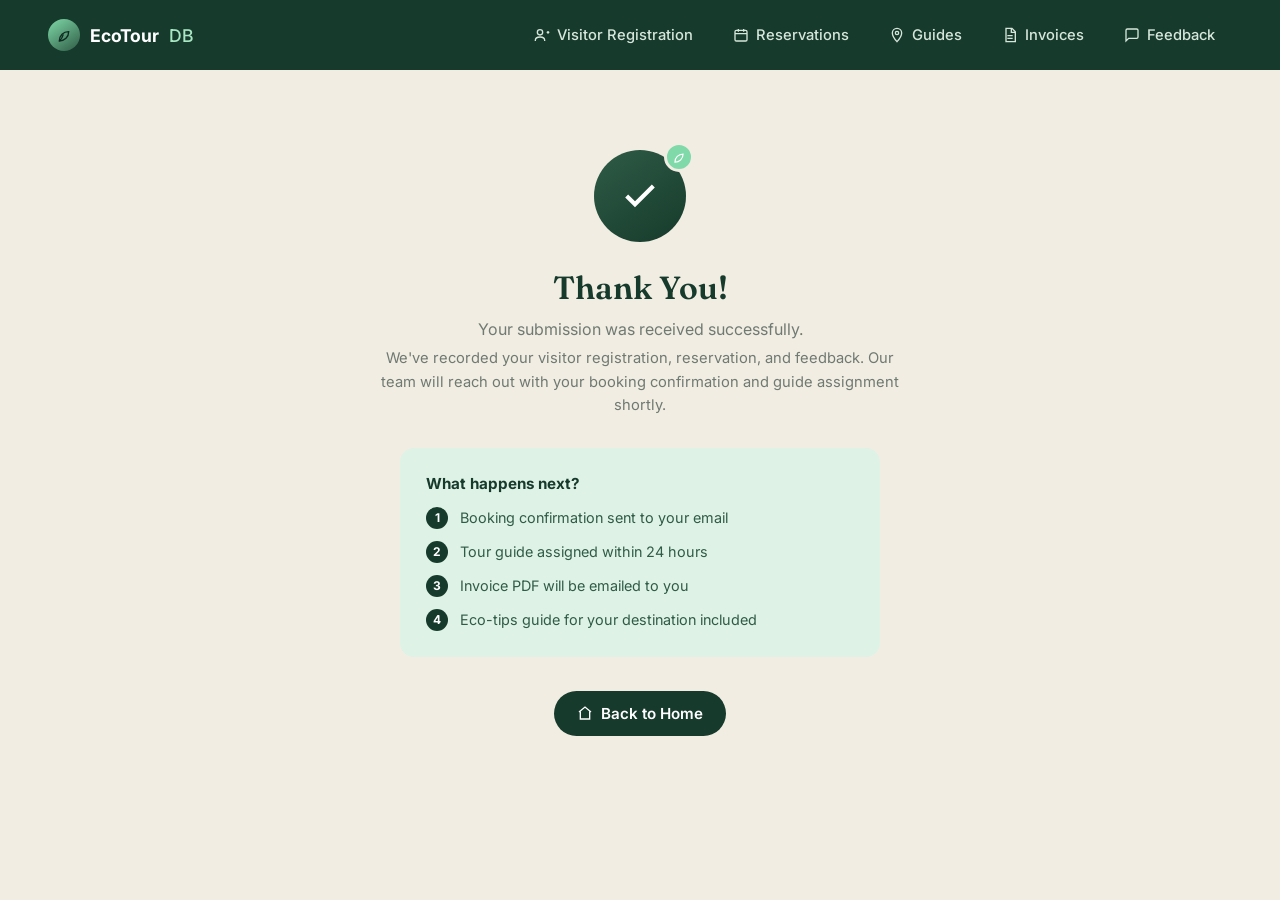
<file: thankyou.html>
<!DOCTYPE html>
<html lang="en">
<head>
<meta charset="UTF-8">
<meta name="viewport" content="width=device-width, initial-scale=1.0">
<title>Thank You — EcoTourDB</title>
<link rel="stylesheet" href="styles.css">
</head>
<body>

<nav class="navbar">
  <a href="index.html" class="nav-logo">
    <span class="logo-mark"><svg width="16" height="16" viewBox="0 0 24 24" fill="none" stroke="currentColor" stroke-width="2"><path d="M5 21c0-8 6-14 14-14 0 8-6 14-14 14z"/><path d="M5 21c3-3 5-6 6-10"/></svg></span>
    EcoTour<span class="db-suffix">DB</span>
  </a>
  <ul class="nav-links">
    <li><a href="visitor.html"><svg viewBox="0 0 24 24" fill="none" stroke="currentColor" stroke-width="2"><circle cx="9" cy="8" r="4"/><path d="M2 21v-1c0-3 3-5 7-5s7 2 7 5v1"/><path d="M19 8h4M21 6v4"/></svg>Visitor Registration</a></li>
    <li><a href="reservation.html"><svg viewBox="0 0 24 24" fill="none" stroke="currentColor" stroke-width="2"><rect x="3" y="5" width="18" height="16" rx="2"/><path d="M3 10h18M8 3v4M16 3v4"/></svg>Reservations</a></li>
    <li><a href="guides.html"><svg viewBox="0 0 24 24" fill="none" stroke="currentColor" stroke-width="2"><path d="M12 22s7-7.5 7-13a7 7 0 10-14 0c0 5.5 7 13 7 13z"/><circle cx="12" cy="9" r="2.5"/></svg>Guides</a></li>
    <li><a href="invoices.html"><svg viewBox="0 0 24 24" fill="none" stroke="currentColor" stroke-width="2"><path d="M6 2h9l5 5v15H6z"/><path d="M14 2v6h6M8 13h8M8 17h8"/></svg>Invoices</a></li>
    <li><a href="feedback.html"><svg viewBox="0 0 24 24" fill="none" stroke="currentColor" stroke-width="2"><path d="M21 15a2 2 0 01-2 2H7l-4 4V5a2 2 0 012-2h14a2 2 0 012 2z"/></svg>Feedback</a></li>
  </ul>
</nav>

<div class="thankyou-wrap">
  <div class="thankyou-icon">
    <svg viewBox="0 0 24 24" fill="none" stroke="currentColor" stroke-width="2.5"><path d="M20 6L9 17l-5-5"/></svg>
    <span class="leaf-badge">
      <svg viewBox="0 0 24 24" fill="none" stroke="currentColor" stroke-width="2"><path d="M5 21c0-8 6-14 14-14 0 8-6 14-14 14z"/></svg>
    </span>
  </div>

  <h1>Thank You!</h1>
  <p class="subtitle">Your submission was received successfully.</p>
  <p class="detail">We've recorded your visitor registration, reservation, and feedback. Our team will reach out with your booking confirmation and guide assignment shortly.</p>

  <div class="next-steps-box">
    <strong>What happens next?</strong>
    <ol>
      <li><span class="step-num">1</span>Booking confirmation sent to your email</li>
      <li><span class="step-num">2</span>Tour guide assigned within 24 hours</li>
      <li><span class="step-num">3</span>Invoice PDF will be emailed to you</li>
      <li><span class="step-num">4</span>Eco-tips guide for your destination included</li>
    </ol>
  </div>

  <a href="index.html" class="btn btn-solid-dark">
    <svg viewBox="0 0 24 24" fill="none" stroke="currentColor" stroke-width="2"><path d="M3 10.5L12 3l9 7.5"/><path d="M5 9.5V21h14V9.5"/></svg>
    Back to Home
  </a>
</div>

</body>
</html>
</file>
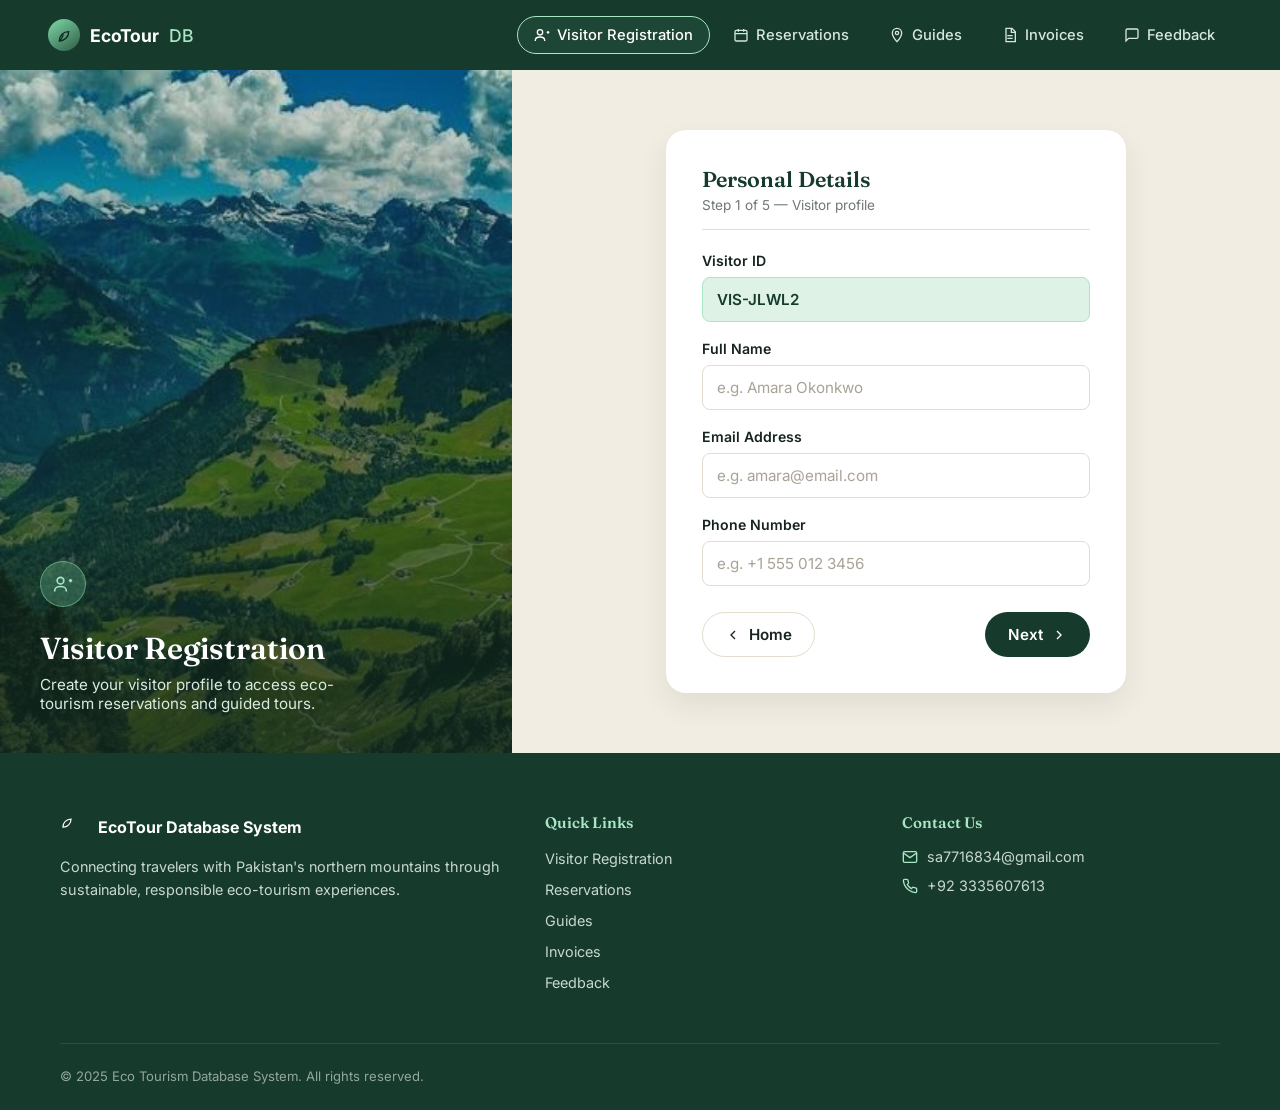
<file: visitor.html>
<!DOCTYPE html>
<html lang="en">
<head>
<meta charset="UTF-8">
<meta name="viewport" content="width=device-width, initial-scale=1.0">
<title>Visitor Registration — EcoTourDB</title>
<link rel="stylesheet" href="styles.css">
</head>
<body>

<nav class="navbar">
  <a href="index.html" class="nav-logo">
    <span class="logo-mark"><svg width="16" height="16" viewBox="0 0 24 24" fill="none" stroke="currentColor" stroke-width="2"><path d="M5 21c0-8 6-14 14-14 0 8-6 14-14 14z"/><path d="M5 21c3-3 5-6 6-10"/></svg></span>
    EcoTour<span class="db-suffix">DB</span>
  </a>
  <ul class="nav-links">
    <li><a href="visitor.html" class="active"><svg viewBox="0 0 24 24" fill="none" stroke="currentColor" stroke-width="2"><circle cx="9" cy="8" r="4"/><path d="M2 21v-1c0-3 3-5 7-5s7 2 7 5v1"/><path d="M19 8h4M21 6v4"/></svg>Visitor Registration</a></li>
    <li><a href="reservation.html"><svg viewBox="0 0 24 24" fill="none" stroke="currentColor" stroke-width="2"><rect x="3" y="5" width="18" height="16" rx="2"/><path d="M3 10h18M8 3v4M16 3v4"/></svg>Reservations</a></li>
    <li><a href="guides.html"><svg viewBox="0 0 24 24" fill="none" stroke="currentColor" stroke-width="2"><path d="M12 22s7-7.5 7-13a7 7 0 10-14 0c0 5.5 7 13 7 13z"/><circle cx="12" cy="9" r="2.5"/></svg>Guides</a></li>
    <li><a href="invoices.html"><svg viewBox="0 0 24 24" fill="none" stroke="currentColor" stroke-width="2"><path d="M6 2h9l5 5v15H6z"/><path d="M14 2v6h6M8 13h8M8 17h8"/></svg>Invoices</a></li>
    <li><a href="feedback.html"><svg viewBox="0 0 24 24" fill="none" stroke="currentColor" stroke-width="2"><path d="M21 15a2 2 0 01-2 2H7l-4 4V5a2 2 0 012-2h14a2 2 0 012 2z"/></svg>Feedback</a></li>
  </ul>
</nav>

<div class="split-page">
  <div class="split-visual scene-forest" style="background-image:url('assets/images4.jpg')">
    <div class="visual-icon"><svg viewBox="0 0 24 24" fill="none" stroke="currentColor" stroke-width="2"><circle cx="9" cy="8" r="4"/><path d="M2 21v-1c0-3 3-5 7-5s7 2 7 5v1"/><path d="M19 8h4M21 6v4"/></svg></div>
    <h1>Visitor Registration</h1>
    <p>Create your visitor profile to access eco-tourism reservations and guided tours.</p>
  </div>

  <div class="split-form">
    <div class="form-card">
      <div class="form-card-header">
        <h2>Personal Details</h2>
        <span class="step-label">Step 1 of 5 — Visitor profile</span>
      </div>

      <form id="visitorForm" onsubmit="submitForm(event)">
        <div class="field">
          <label for="visitorDisplayID">Visitor ID</label>
          <input type="text" id="visitorDisplayID" class="readonly-field" readonly>
          <input type="hidden" id="visitorHiddenID" name="visitorHiddenID">
        </div>
        <div class="field">
          <label for="fullName">Full Name</label>
          <input type="text" id="fullName" placeholder="e.g. Amara Okonkwo" required>
        </div>
        <div class="field">
          <label for="email">Email Address</label>
          <input type="email" id="email" placeholder="e.g. amara@email.com" required>
        </div>
        <div class="field">
          <label for="phone">Phone Number</label>
          <input type="text" id="phone" placeholder="e.g. +1 555 012 3456" required>
        </div>

        <div class="form-actions">
          <a href="index.html" class="btn btn-outline-dark">
            <svg viewBox="0 0 24 24" fill="none" stroke="currentColor" stroke-width="2"><path d="M15 6l-6 6 6 6"/></svg>
            Home
          </a>
          <button type="submit" class="btn btn-solid-dark">
            Next
            <svg viewBox="0 0 24 24" fill="none" stroke="currentColor" stroke-width="2"><path d="M9 6l6 6-6 6"/></svg>
          </button>
        </div>
      </form>
    </div>
  </div>
</div>

<footer class="site-footer">
  <div class="footer-grid">
    <div class="footer-col">
      <div class="footer-brand">
        <span class="logo-mark" style="width:28px;height:28px;"><svg width="14" height="14" viewBox="0 0 24 24" fill="none" stroke="currentColor" stroke-width="2"><path d="M5 21c0-8 6-14 14-14 0 8-6 14-14 14z"/></svg></span>
        EcoTour Database System
      </div>
      <p>Connecting travelers with Pakistan's northern mountains through sustainable, responsible eco-tourism experiences.</p>
    </div>
    <div class="footer-col">
      <h4>Quick Links</h4>
      <ul>
        <li><a href="visitor.html">Visitor Registration</a></li>
        <li><a href="reservation.html">Reservations</a></li>
        <li><a href="guides.html">Guides</a></li>
        <li><a href="invoices.html">Invoices</a></li>
        <li><a href="feedback.html">Feedback</a></li>
      </ul>
    </div>
    <div class="footer-col">
      <h4>Contact Us</h4>
      <div class="footer-contact-item"><svg viewBox="0 0 24 24" fill="none" stroke="currentColor" stroke-width="2"><rect x="2" y="4" width="20" height="16" rx="2"/><path d="M2 6l10 7 10-7"/></svg>sa7716834@gmail.com</div>
      <div class="footer-contact-item"><svg viewBox="0 0 24 24" fill="none" stroke="currentColor" stroke-width="2"><path d="M22 16.9v3a2 2 0 01-2.2 2 19.8 19.8 0 01-8.6-3.1 19.5 19.5 0 01-6-6A19.8 19.8 0 012.1 4.2 2 2 0 014.1 2h3a2 2 0 012 1.7c.1.9.3 1.8.6 2.7a2 2 0 01-.4 2.1L8 9.9a16 16 0 006 6l1.4-1.4a2 2 0 012.1-.4c.9.3 1.8.5 2.7.6a2 2 0 011.8 2.2z"/></svg>+92 3335607613</div>
    </div>
  </div>
  <div class="footer-bottom">
    <span>© 2025 Eco Tourism Database System. All rights reserved.</span>
  </div>
</footer>

<script>
  const visitorID = 'VIS-' + Math.random().toString(36).substring(2, 7).toUpperCase();
  document.getElementById('visitorHiddenID').value = visitorID;
  document.getElementById('visitorDisplayID').value = visitorID;

  function submitForm(e) {
    e.preventDefault();
    sessionStorage.setItem('visitorID', visitorID);
    sessionStorage.setItem('visitorName', document.getElementById('fullName').value);
    window.location.href = 'reservation.html';
  }
</script>

</body>
</html>
</file>
<file: styles.css>
/* ============================================
   EcoTourDB — Design System
   ============================================ */

@import url('https://fonts.googleapis.com/css2?family=Fraunces:opsz,wght@9..144,400;9..144,500;9..144,600;9..144,700&family=Inter:wght@400;500;600;700&display=swap');

:root {
  --dark-green: #163a2c;
  --darker-green: #0f2a20;
  --mid-green: #2f5c46;
  --mint: #7fd9a8;
  --mint-soft: #a9e6c4;
  --mint-bg: #dff2e6;
  --cream: #f2ede2;
  --cream-2: #ece5d6;
  --white: #ffffff;
  --ink: #16241d;
  --gray: #6f7a72;
  --border: #e4ddcd;
  --star: #f2a93b;

  --font-display: "Fraunces", serif;
  --font-body: "Inter", sans-serif;

  --radius-sm: 8px;
  --radius-md: 14px;
  --radius-lg: 20px;
  --radius-pill: 999px;

  --shadow-card: 0 12px 30px rgba(15, 42, 32, 0.08);
}

* { box-sizing: border-box; }

html { scroll-behavior: smooth; }

body {
  margin: 0;
  font-family: var(--font-body);
  color: var(--ink);
  background: var(--cream);
  -webkit-font-smoothing: antialiased;
}

h1, h2, h3, h4 {
  font-family: var(--font-display);
  margin: 0;
  color: var(--dark-green);
  font-weight: 600;
}

p { margin: 0; }

a { color: inherit; }

button { font-family: var(--font-body); cursor: pointer; }

img { max-width: 100%; display: block; }

.visually-hidden {
  position: absolute;
  width: 1px; height: 1px;
  overflow: hidden;
  clip: rect(0 0 0 0);
}

/* ---------- Navbar ---------- */

.navbar {
  background: var(--dark-green);
  display: flex;
  align-items: center;
  justify-content: space-between;
  padding: 16px 48px;
  position: sticky;
  top: 0;
  z-index: 50;
}

.nav-logo {
  display: flex;
  align-items: center;
  gap: 10px;
  color: var(--white);
  font-weight: 700;
  font-size: 1.1rem;
  text-decoration: none;
}

.nav-logo .logo-mark {
  width: 32px;
  height: 32px;
  border-radius: 50%;
  background: linear-gradient(145deg, var(--mint), var(--mid-green));
  display: flex;
  align-items: center;
  justify-content: center;
  color: var(--darker-green);
  flex-shrink: 0;
}

.nav-logo .db-suffix {
  color: var(--mint-soft);
  font-weight: 500;
}

.nav-links {
  display: flex;
  align-items: center;
  gap: 6px;
  list-style: none;
  margin: 0;
  padding: 0;
}

.nav-links a {
  display: flex;
  align-items: center;
  gap: 7px;
  text-decoration: none;
  color: #d7e6dc;
  font-size: 0.92rem;
  font-weight: 500;
  padding: 9px 16px;
  border-radius: var(--radius-pill);
  border: 1px solid transparent;
  transition: background 0.15s ease, border-color 0.15s ease, color 0.15s ease;
}

.nav-links a:hover {
  color: var(--white);
  background: rgba(255,255,255,0.06);
}

.nav-links a.active {
  color: var(--white);
  border-color: var(--mint-soft);
  background: rgba(127, 217, 168, 0.08);
}

.nav-links svg { width: 16px; height: 16px; }

/* ---------- Buttons ---------- */

.btn {
  display: inline-flex;
  align-items: center;
  gap: 8px;
  border-radius: var(--radius-pill);
  padding: 12px 22px;
  font-weight: 600;
  font-size: 0.95rem;
  text-decoration: none;
  border: 1px solid transparent;
  transition: transform 0.15s ease, background 0.15s ease, opacity 0.15s ease;
}

.btn svg { width: 16px; height: 16px; }

.btn-solid-mint {
  background: linear-gradient(135deg, var(--mint), var(--mid-green));
  color: var(--darker-green);
}
.btn-solid-mint:hover { transform: translateY(-1px); opacity: 0.95; }

.btn-outline-white {
  background: transparent;
  color: var(--white);
  border-color: rgba(255,255,255,0.5);
}
.btn-outline-white:hover { background: rgba(255,255,255,0.08); }

.btn-solid-dark {
  background: var(--dark-green);
  color: var(--white);
}
.btn-solid-dark:hover { background: var(--darker-green); }

.btn-outline-dark {
  background: var(--white);
  color: var(--ink);
  border-color: var(--border);
}
.btn-outline-dark:hover { background: var(--cream); }

.btn-block { width: 100%; justify-content: center; }

/* ---------- Hero (home) ---------- */

.hero {
  position: relative;
  padding: 110px 60px 90px;
  color: var(--white);
  background-size: cover;
  background-position: center;
  overflow: hidden;
}

.hero::before {
  content: "";
  position: absolute;
  inset: 0;
  background: linear-gradient(100deg, rgba(15,38,29,0.92) 0%, rgba(15,38,29,0.78) 45%, rgba(15,38,29,0.55) 75%);
}

.hero-content { position: relative; max-width: 640px; }

.badge-pill {
  display: inline-flex;
  align-items: center;
  gap: 8px;
  border: 1px solid var(--mint-soft);
  color: var(--mint-soft);
  font-size: 0.72rem;
  letter-spacing: 0.08em;
  font-weight: 700;
  padding: 7px 16px;
  border-radius: var(--radius-pill);
  margin-bottom: 22px;
}

.hero h1 {
  font-size: 3.2rem;
  line-height: 1.1;
  color: var(--white);
}

.hero h1 .mint-line { color: var(--mint-soft); display: block; }

.hero p.lead {
  margin-top: 22px;
  font-size: 1.05rem;
  line-height: 1.6;
  color: #dbe6e0;
  max-width: 520px;
}

.hero-actions {
  display: flex;
  gap: 14px;
  margin-top: 34px;
}

/* ---------- Stats bar ---------- */

.stats-bar {
  background: var(--dark-green);
  display: grid;
  grid-template-columns: repeat(4, 1fr);
  padding: 34px 60px;
  position: relative;
}

.stat {
  display: flex;
  align-items: center;
  gap: 14px;
  color: var(--white);
}

.stat svg { width: 22px; height: 22px; color: var(--mint-soft); flex-shrink: 0; }

.stat .stat-number { font-size: 1.3rem; font-weight: 700; }
.stat .stat-label { font-size: 0.82rem; color: var(--mint-soft); margin-top: 2px; }

/* ---------- Section shells ---------- */

.section {
  padding: 90px 60px;
}

.section-cream { background: var(--cream); }

.section-header {
  text-align: center;
  max-width: 620px;
  margin: 0 auto 50px;
}

.eyebrow {
  display: block;
  color: var(--mid-green);
  font-size: 0.78rem;
  font-weight: 700;
  letter-spacing: 0.1em;
  margin-bottom: 14px;
}

.section-header h2 { font-size: 2.2rem; }

.section-header p {
  margin-top: 14px;
  color: var(--gray);
  font-size: 1rem;
  line-height: 1.6;
}

/* ---------- Feature cards ---------- */

.feature-grid {
  display: grid;
  grid-template-columns: repeat(3, 1fr);
  gap: 24px;
  max-width: 1180px;
  margin: 0 auto;
}

.feature-card {
  background: var(--white);
  border-radius: var(--radius-md);
  padding: 30px;
  box-shadow: var(--shadow-card);
  text-decoration: none;
  color: var(--ink);
  display: block;
}

.feature-icon {
  width: 44px;
  height: 44px;
  border-radius: 50%;
  display: flex;
  align-items: center;
  justify-content: center;
  margin-bottom: 18px;
  color: var(--white);
}

.feature-icon svg { width: 20px; height: 20px; }

.icon-dark { background: var(--dark-green); }
.icon-mint { background: var(--mint); color: var(--darker-green); }

.feature-card h3 { font-size: 1.15rem; margin-bottom: 8px; }

.feature-card p {
  color: var(--gray);
  font-size: 0.92rem;
  line-height: 1.55;
  margin-bottom: 18px;
}

.feature-card .open-link {
  color: var(--mid-green);
  font-weight: 700;
  font-size: 0.9rem;
}

.feature-card-image {
  position: relative;
  border-radius: var(--radius-md);
  overflow: hidden;
  min-height: 200px;
  background-size: cover;
  background-position: center;
  display: flex;
  align-items: flex-end;
  padding: 26px;
  color: var(--white);
}

.feature-card-image::before {
  content: "";
  position: absolute; inset: 0;
  background: linear-gradient(0deg, rgba(10,30,22,0.85), rgba(10,30,22,0.15));
}

.feature-card-image .fci-content { position: relative; z-index: 1; }
.feature-card-image h3 { color: var(--white); font-size: 1.1rem; }
.feature-card-image span { color: var(--mint-soft); font-size: 0.85rem; }

/* ---------- Quote banner ---------- */

.quote-banner {
  position: relative;
  padding: 100px 40px;
  background-size: cover;
  background-position: center;
  text-align: center;
  color: var(--white);
}

.quote-banner::before {
  content: "";
  position: absolute; inset: 0;
  background: linear-gradient(180deg, rgba(15,38,29,0.65), rgba(15,38,29,0.75));
}

.quote-banner blockquote {
  position: relative;
  font-family: var(--font-display);
  font-style: italic;
  font-size: 1.6rem;
  max-width: 700px;
  margin: 0 auto;
}

.quote-banner .quote-caption {
  position: relative;
  display: block;
  margin-top: 14px;
  color: var(--mint-soft);
  font-size: 0.9rem;
  font-style: normal;
}

/* ---------- CTA section ---------- */

.cta-section {
  text-align: center;
  padding: 90px 60px;
}

.cta-section h2 { font-size: 2rem; }

.cta-section p {
  color: var(--gray);
  margin-top: 14px;
  max-width: 480px;
  margin-left: auto;
  margin-right: auto;
}

.cta-section .btn { margin-top: 30px; }

/* ---------- Footer ---------- */

.site-footer {
  background: var(--dark-green);
  color: #c9d8cf;
  padding: 60px 60px 26px;
}

.footer-grid {
  display: grid;
  grid-template-columns: 1.4fr 1fr 1fr;
  gap: 40px;
  max-width: 1180px;
  margin: 0 auto;
  padding-bottom: 40px;
}

.footer-brand {
  display: flex;
  align-items: center;
  gap: 10px;
  color: var(--white);
  font-weight: 700;
  margin-bottom: 14px;
}

.footer-col p { font-size: 0.9rem; line-height: 1.6; }

.footer-col h4 {
  color: var(--mint-soft);
  font-size: 0.95rem;
  margin-bottom: 16px;
}

.footer-col ul { list-style: none; margin: 0; padding: 0; }
.footer-col ul li { margin-bottom: 11px; }
.footer-col ul a { text-decoration: none; color: #c9d8cf; font-size: 0.9rem; }
.footer-col ul a:hover { color: var(--white); }

.footer-contact-item {
  display: flex;
  align-items: center;
  gap: 9px;
  margin-bottom: 12px;
  font-size: 0.9rem;
}
.footer-contact-item svg { width: 16px; height: 16px; color: var(--mint-soft); flex-shrink: 0; }

.footer-bottom {
  max-width: 1180px;
  margin: 0 auto;
  padding-top: 24px;
  border-top: 1px solid rgba(255,255,255,0.1);
  display: flex;
  justify-content: space-between;
  font-size: 0.82rem;
  color: #93a89c;
}

/* ============================================
   Wizard / form pages
   ============================================ */

.split-page {
  display: flex;
  min-height: 640px;
}

.split-visual {
  flex: 0 0 40%;
  position: relative;
  padding: 40px;
  display: flex;
  flex-direction: column;
  justify-content: flex-end;
  color: var(--white);
  overflow: hidden;
  background-size: cover !important;
  background-position: center !important;
  background-repeat: no-repeat !important;
}

.split-visual::before {
  content: "";
  position: absolute;
  inset: 0;
  background: linear-gradient(180deg, rgba(16, 42, 32, 0.18) 0%, rgba(16, 42, 32, 0.56) 54%, rgba(16, 42, 32, 0.82) 100%);
  pointer-events: none;
}

.split-visual .visual-icon {
  width: 46px;
  height: 46px;
  border-radius: 50%;
  background: rgba(127,217,168,0.25);
  border: 1px solid rgba(127,217,168,0.5);
  display: flex;
  align-items: center;
  justify-content: center;
  margin-bottom: 22px;
  position: relative;
  z-index: 1;
}
.split-visual .visual-icon svg { width: 20px; height: 20px; color: var(--mint-soft); }

.split-visual h1 { position: relative; z-index: 1; color: var(--white); font-size: 1.9rem; }
.split-visual p { position: relative; z-index: 1; color: #d9ebe0; margin-top: 8px; font-size: 0.95rem; max-width: 320px; }

.split-form {
  flex: 1;
  display: flex;
  align-items: center;
  justify-content: center;
  padding: 60px 40px;
  background: var(--cream);
}

.form-card {
  background: var(--white);
  border-radius: var(--radius-lg);
  padding: 36px;
  max-width: 460px;
  width: 100%;
  box-shadow: var(--shadow-card);
}

.form-card-header {
  border-bottom: 1px solid var(--border);
  padding-bottom: 16px;
  margin-bottom: 22px;
}

.form-card-header h2 { font-size: 1.35rem; }
.form-card-header .step-label {
  color: var(--gray);
  font-size: 0.85rem;
  margin-top: 4px;
  display: block;
}

.field { margin-bottom: 18px; }

.field label {
  display: block;
  font-weight: 600;
  font-size: 0.88rem;
  color: var(--ink);
  margin-bottom: 8px;
}

.field input,
.field textarea {
  width: 100%;
  padding: 12px 14px;
  border: 1px solid var(--border);
  border-radius: var(--radius-sm);
  font-family: var(--font-body);
  font-size: 0.95rem;
  color: var(--ink);
  background: var(--white);
}

.field input::placeholder,
.field textarea::placeholder { color: #a9a297; }

.field input:focus,
.field textarea:focus {
  outline: none;
  border-color: var(--mint);
  box-shadow: 0 0 0 3px rgba(127,217,168,0.25);
}

.field input.readonly-field {
  background: var(--mint-bg);
  border-color: var(--mint-soft);
  color: var(--dark-green);
  font-weight: 600;
}

.field-amount { position: relative; }
.field-amount .currency-prefix {
  position: absolute;
  left: 14px; top: 50%;
  transform: translateY(-50%);
  color: var(--gray);
  font-weight: 600;
  pointer-events: none;
}
.field-amount input { padding-left: 28px; }

.info-box {
  display: flex;
  align-items: flex-start;
  gap: 12px;
  background: var(--mint-bg);
  border-radius: var(--radius-md);
  padding: 16px;
  margin-top: 20px;
}

.info-box .info-icon {
  width: 26px; height: 26px;
  border-radius: 50%;
  background: var(--dark-green);
  color: var(--white);
  display: flex; align-items: center; justify-content: center;
  flex-shrink: 0;
  font-size: 0.85rem;
}
.info-box .info-icon svg { width: 14px; height: 14px; }

.info-box strong { display: block; font-size: 0.88rem; color: var(--dark-green); margin-bottom: 3px; }
.info-box p, .info-box li { font-size: 0.85rem; color: var(--mid-green); line-height: 1.5; }
.info-box ul { margin: 4px 0 0; padding-left: 16px; }

.form-actions {
  display: flex;
  justify-content: space-between;
  margin-top: 26px;
}

/* Star rating */
.star-rating {
  display: flex;
  gap: 6px;
  font-size: 1.6rem;
  margin-bottom: 4px;
}
.star-rating .star {
  cursor: pointer;
  color: var(--border);
  transition: color 0.1s ease;
}
.star-rating .star.filled,
.star-rating .star:hover,
.star-rating .star:hover ~ .star { color: var(--star); }

/* ---------- Thank you page ---------- */

.thankyou-wrap {
  min-height: 640px;
  display: flex;
  flex-direction: column;
  align-items: center;
  justify-content: center;
  text-align: center;
  padding: 80px 24px;
}

.thankyou-icon {
  position: relative;
  width: 92px; height: 92px;
  border-radius: 50%;
  background: linear-gradient(145deg, var(--mid-green), var(--dark-green));
  display: flex; align-items: center; justify-content: center;
  margin-bottom: 26px;
}
.thankyou-icon svg { width: 40px; height: 40px; color: var(--white); }
.thankyou-icon .leaf-badge {
  position: absolute;
  top: -8px; right: -8px;
  width: 30px; height: 30px;
  border-radius: 50%;
  background: var(--mint);
  display: flex; align-items: center; justify-content: center;
  color: var(--darker-green);
  border: 3px solid var(--cream);
}
.thankyou-icon .leaf-badge svg { width: 14px; height: 14px; }

.thankyou-wrap h1 { font-size: 2rem; }
.thankyou-wrap > p.subtitle { margin-top: 12px; color: var(--gray); font-size: 1rem; }
.thankyou-wrap > p.detail {
  margin-top: 8px;
  color: var(--gray);
  max-width: 520px;
  font-size: 0.92rem;
  line-height: 1.6;
}

.next-steps-box {
  text-align: left;
  background: var(--mint-bg);
  border-radius: var(--radius-md);
  padding: 26px;
  max-width: 480px;
  width: 100%;
  margin-top: 30px;
}
.next-steps-box strong { display: block; color: var(--dark-green); margin-bottom: 14px; font-size: 0.95rem; }
.next-steps-box ol { list-style: none; margin: 0; padding: 0; }
.next-steps-box li {
  display: flex;
  align-items: center;
  gap: 12px;
  font-size: 0.9rem;
  color: var(--mid-green);
  margin-bottom: 12px;
}
.next-steps-box li:last-child { margin-bottom: 0; }
.next-steps-box .step-num {
  width: 22px; height: 22px;
  border-radius: 50%;
  background: var(--dark-green);
  color: var(--white);
  font-size: 0.75rem;
  font-weight: 700;
  display: flex; align-items: center; justify-content: center;
  flex-shrink: 0;
}

.thankyou-wrap .btn { margin-top: 34px; }

/* ---------- SVG scenic panels (per-page themes) ---------- */

.scene-forest { background: linear-gradient(160deg, #1c4a35 0%, #123425 60%, #0c2419 100%); }
.scene-mountains { background: linear-gradient(160deg, #21463a 0%, #163329 55%, #0e2620 100%); }
.scene-path { background: linear-gradient(160deg, #234f3a 0%, #163629 55%, #0d2a1f 100%); }
.scene-water { background: linear-gradient(160deg, #1d4438 0%, #123128 55%, #0b241d 100%); }
.scene-hills { background: linear-gradient(160deg, #2a5a3c 0%, #17402c 55%, #0e2b1d 100%); }

.scene-decor {
  position: absolute; inset: 0;
  opacity: 0.5;
}

/* ---------- Responsive ---------- */

@media (max-width: 900px) {
  .split-page { flex-direction: column; }
  .split-visual { flex: none; padding: 30px; min-height: 220px; }
  .feature-grid { grid-template-columns: 1fr; }
  .footer-grid { grid-template-columns: 1fr; }
  .stats-bar { grid-template-columns: repeat(2, 1fr); gap: 20px; }
  .navbar { flex-direction: column; gap: 12px; padding: 16px 20px; }
  .nav-links { flex-wrap: wrap; justify-content: center; }
  .hero { padding: 70px 24px; }
  .hero h1 { font-size: 2.2rem; }
  .section { padding: 60px 24px; }
}
</file>
